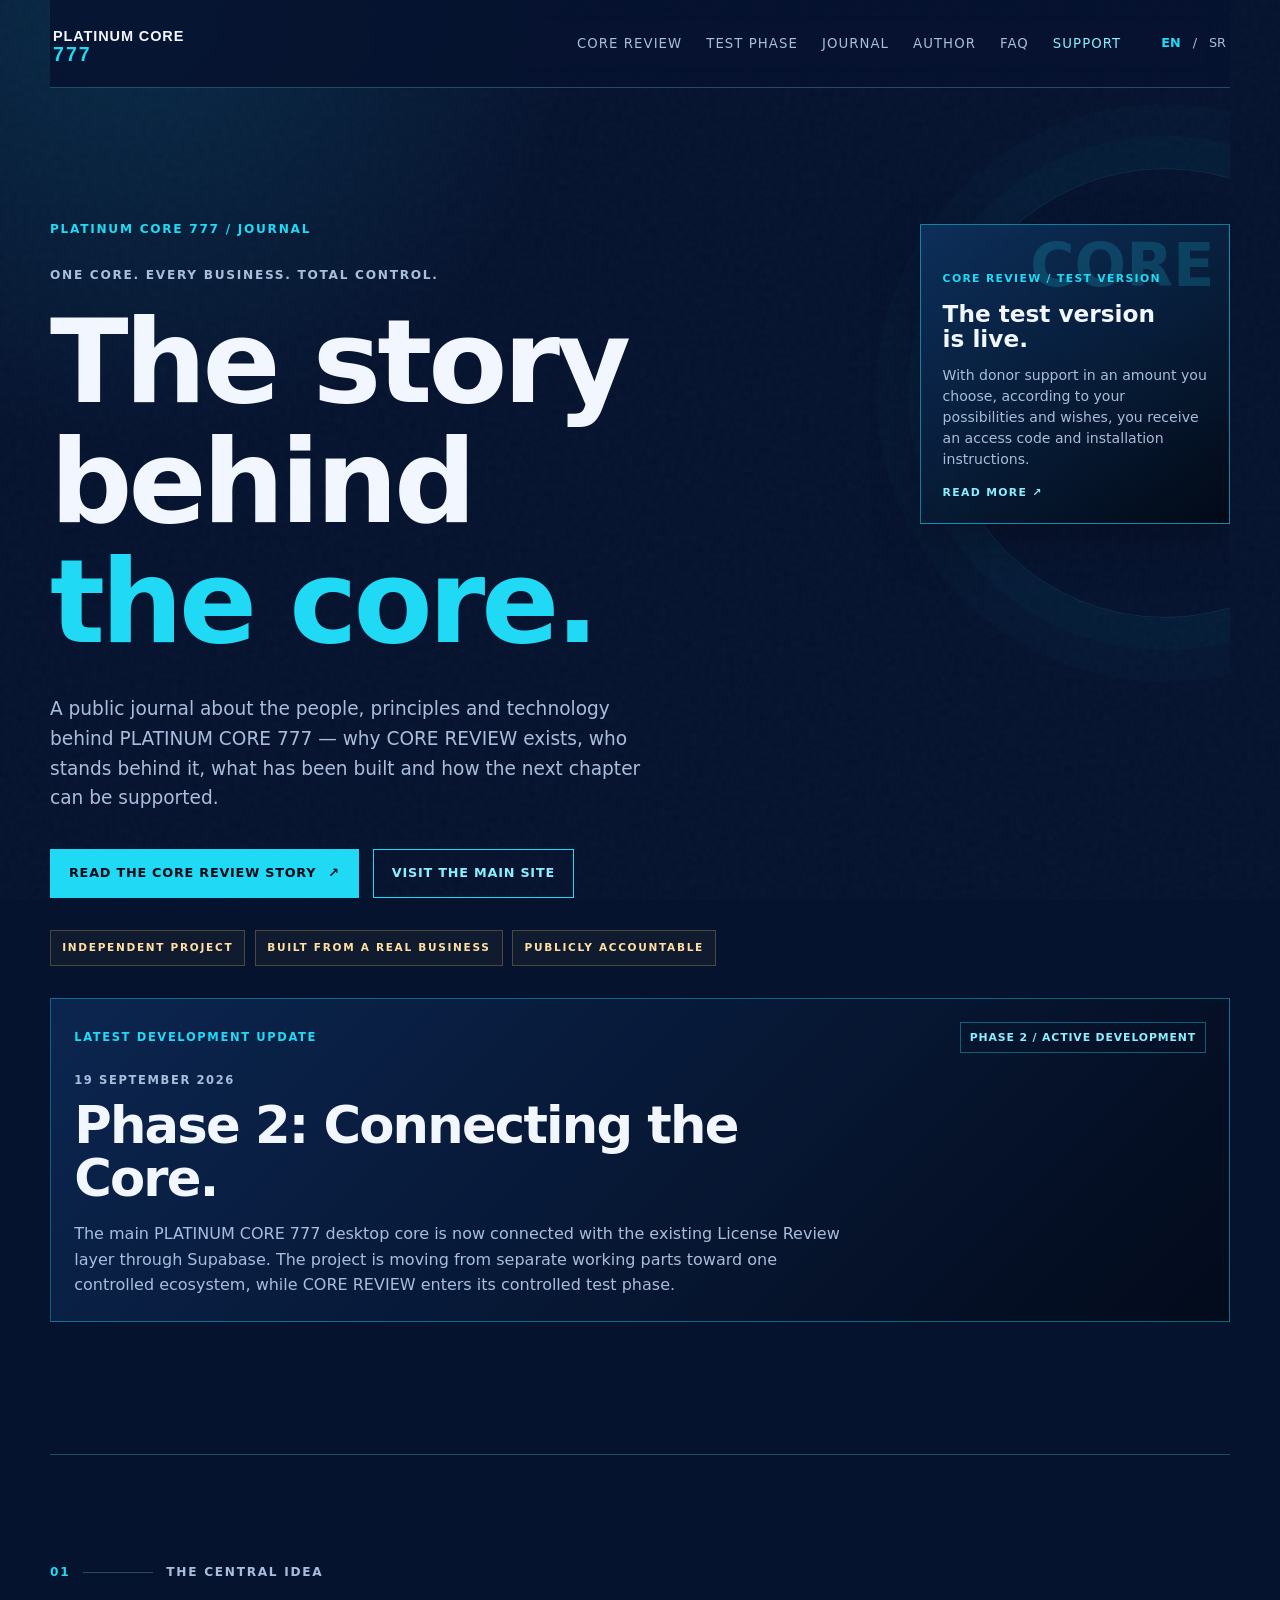
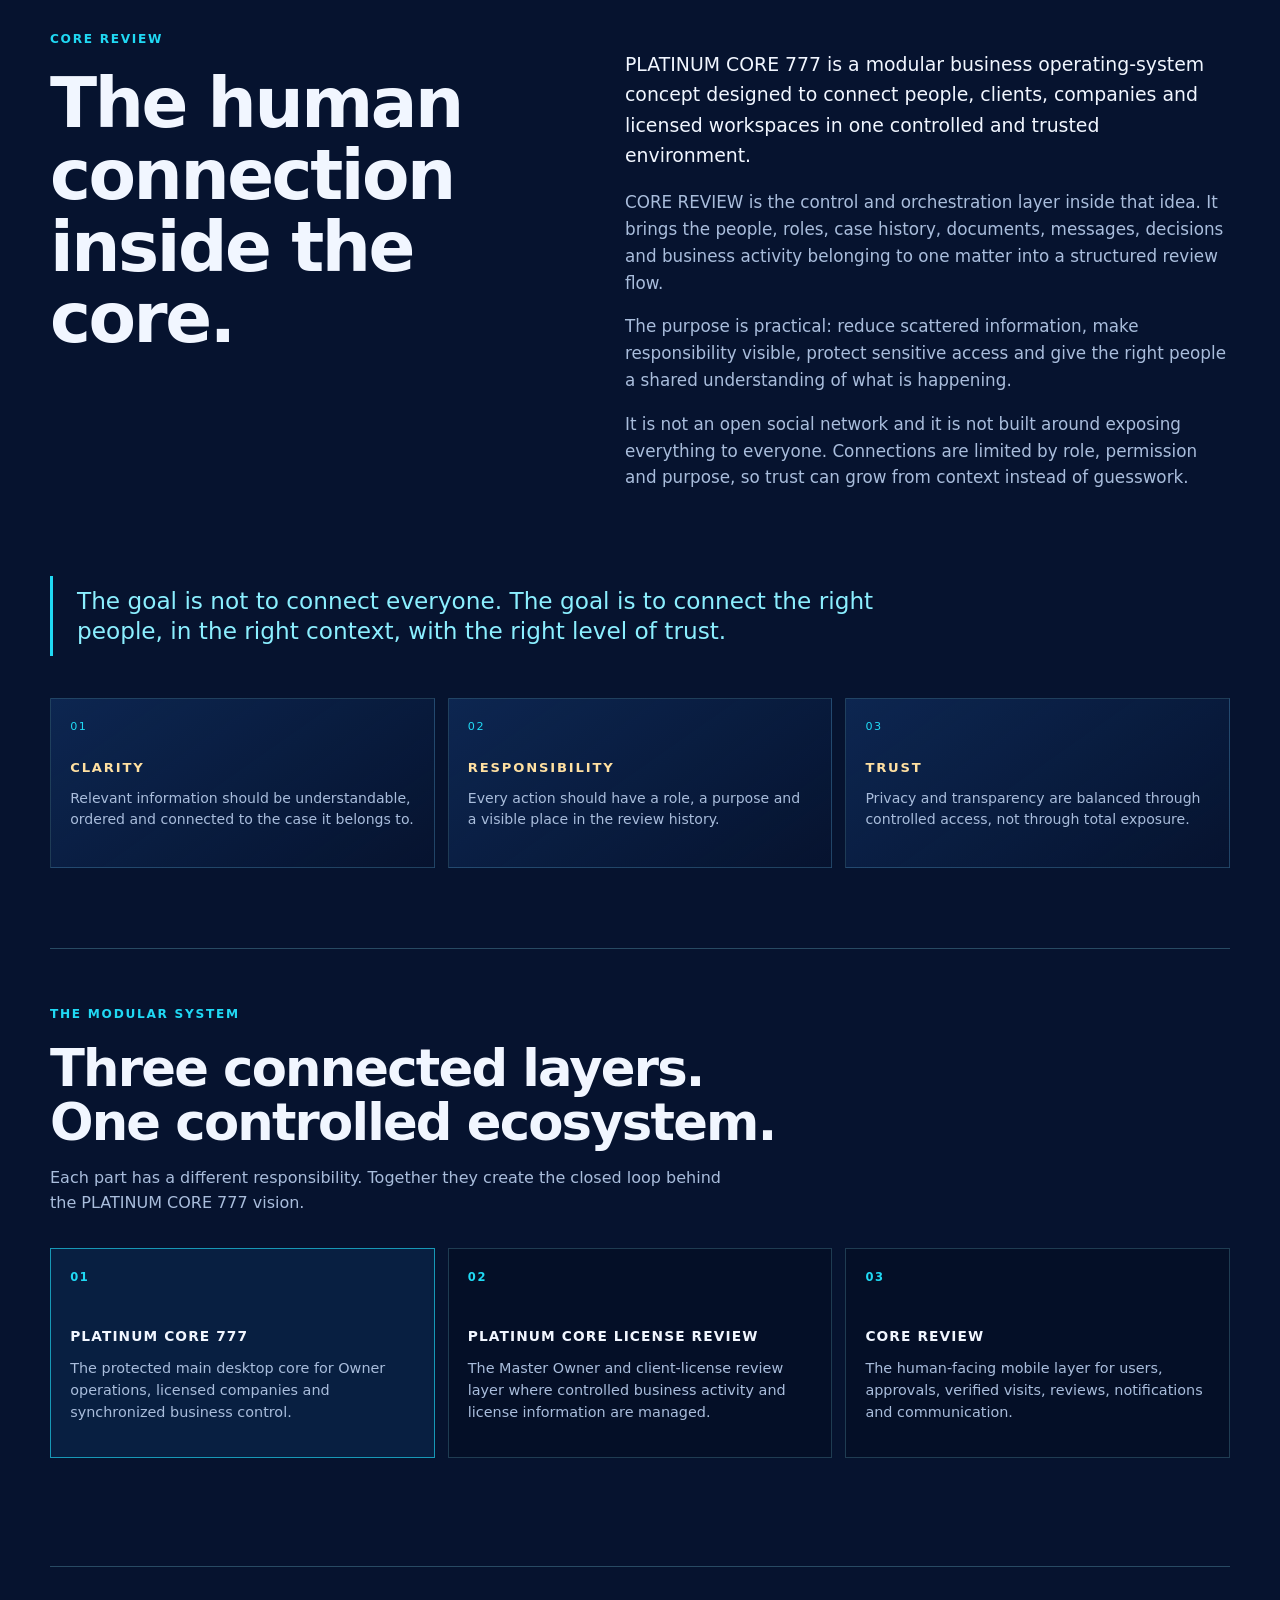
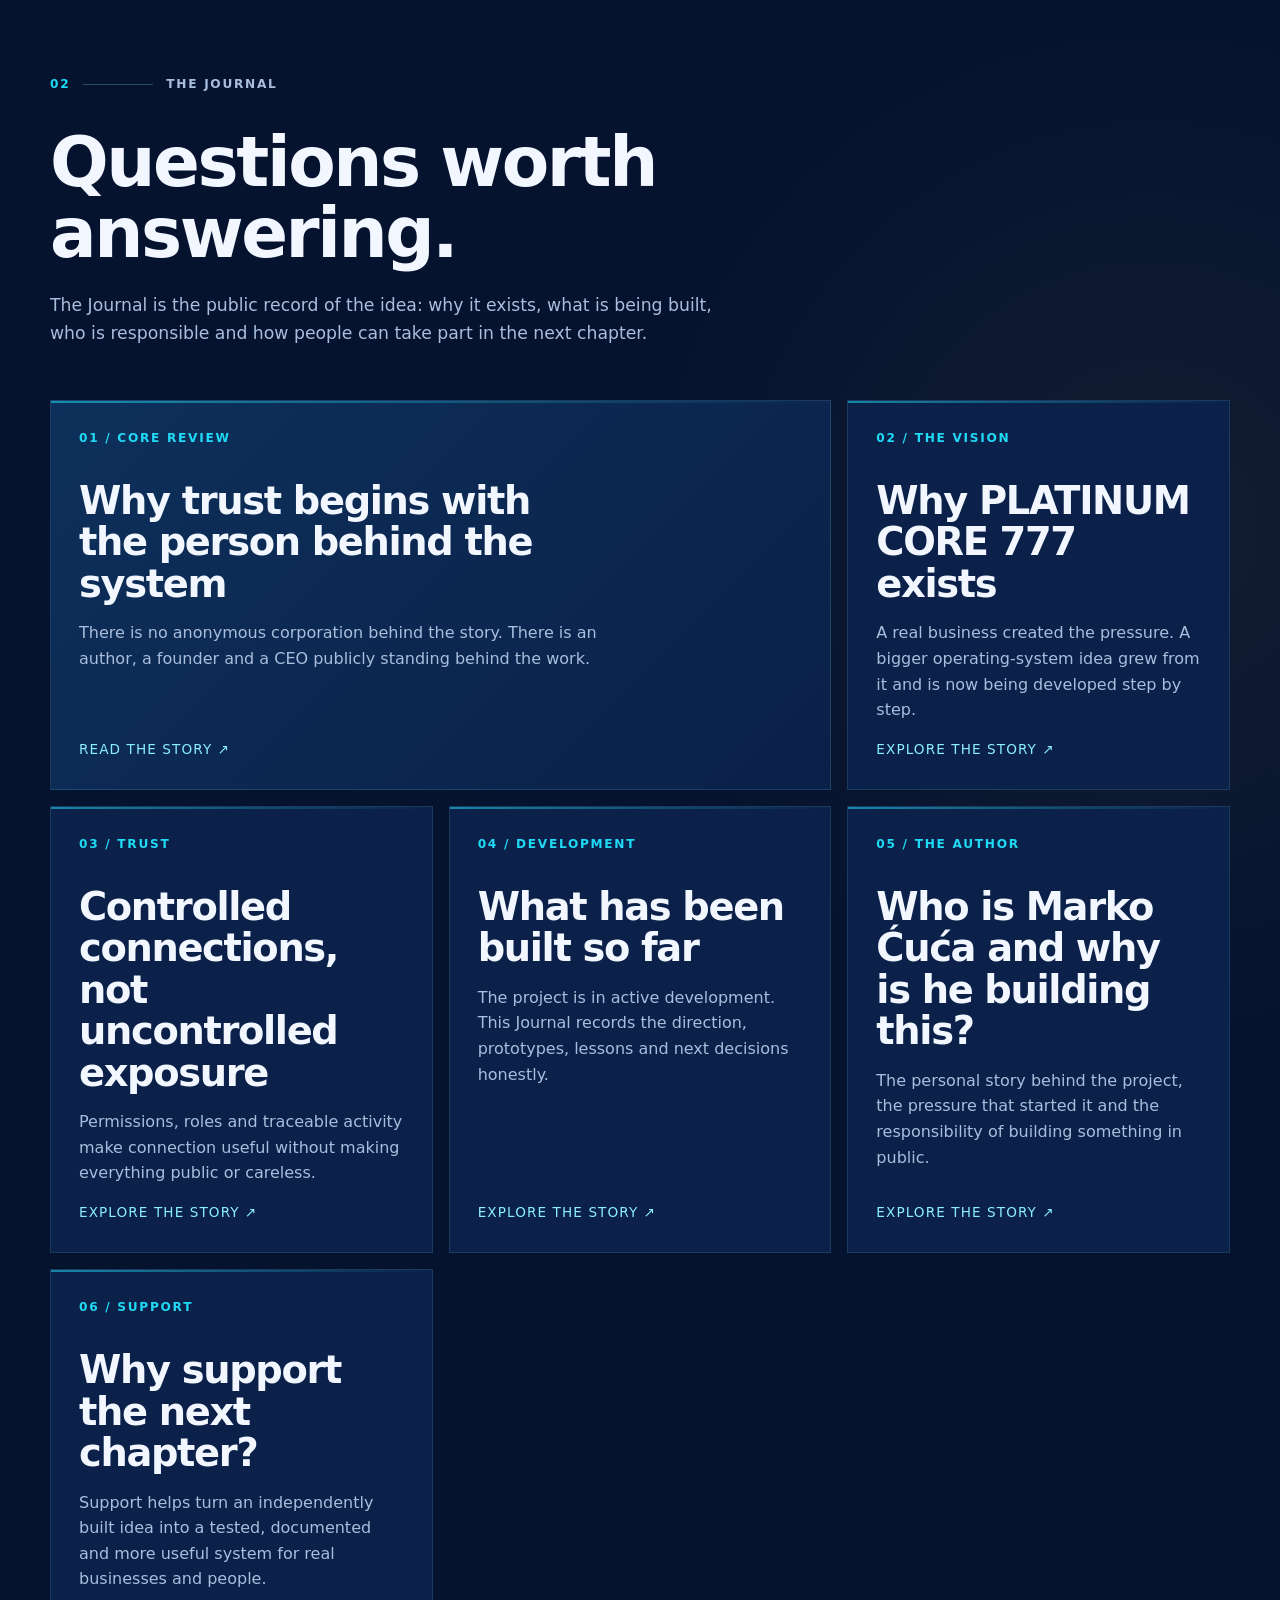
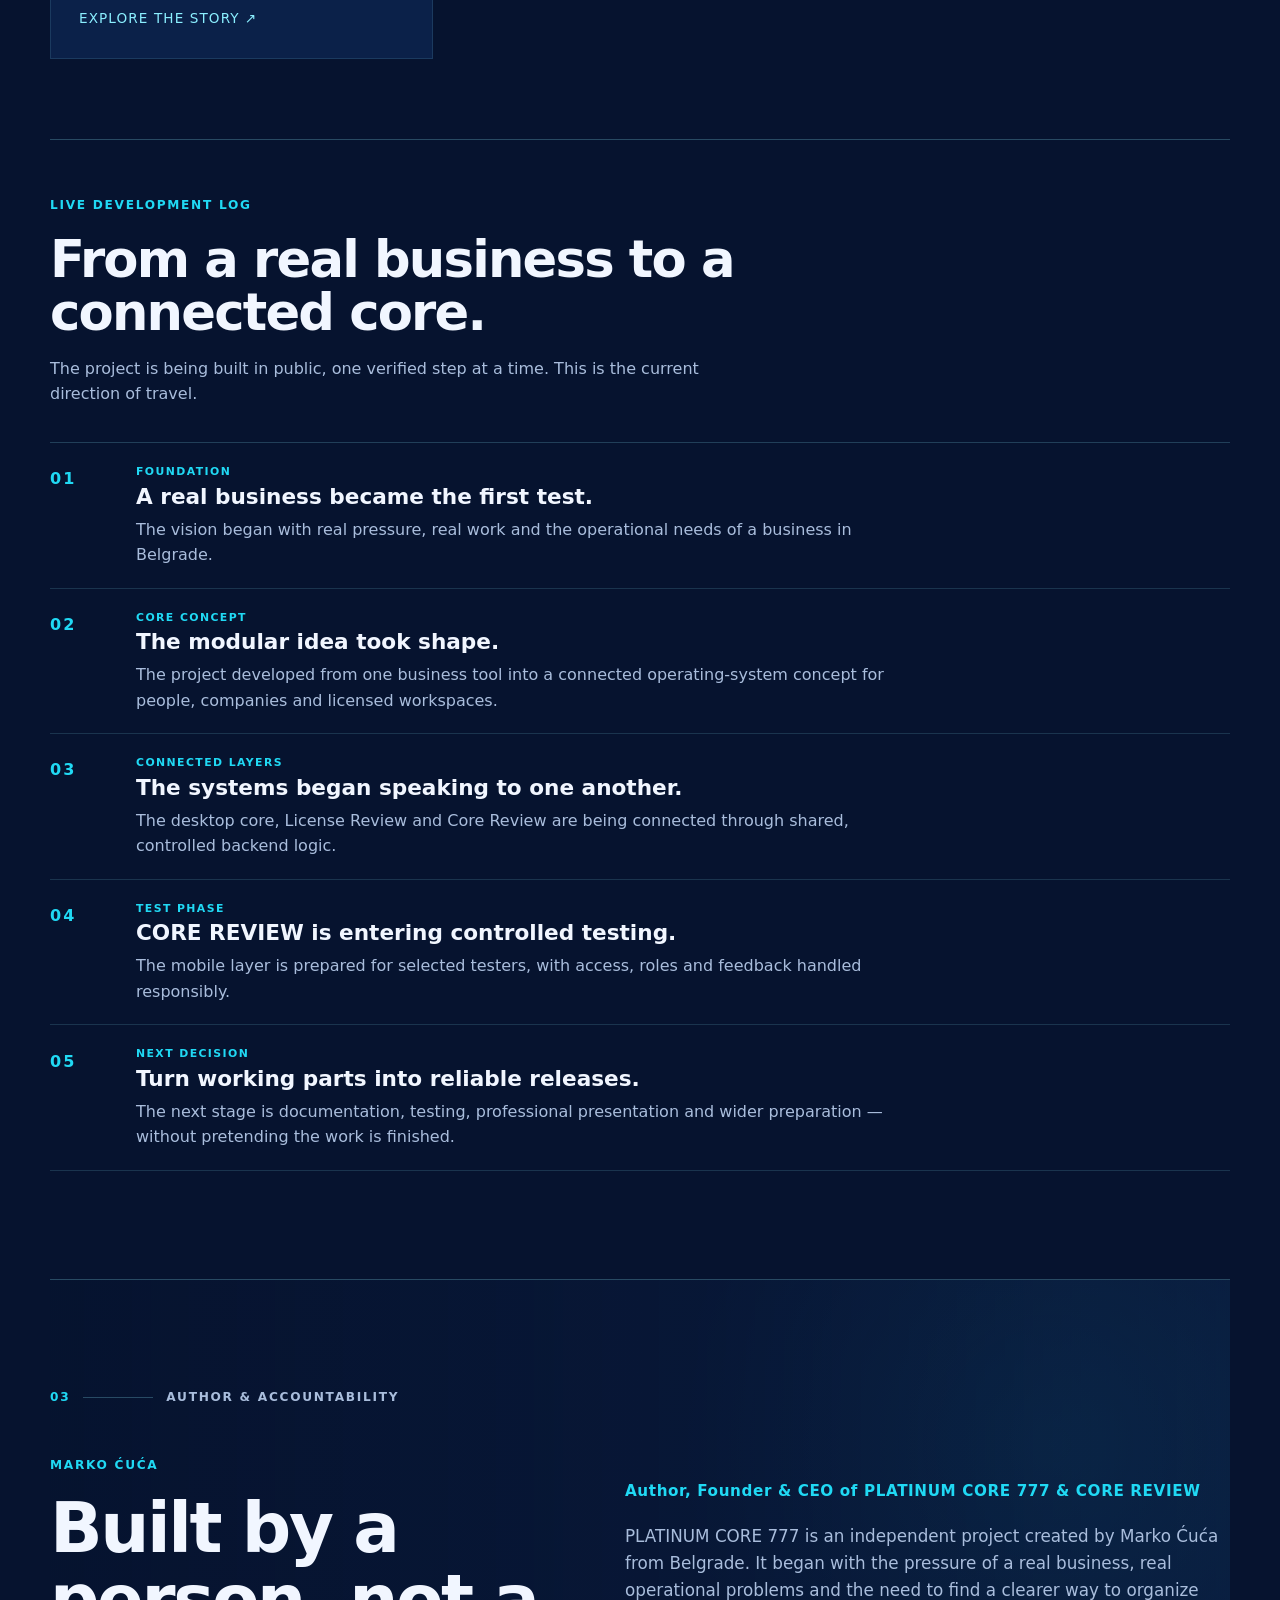
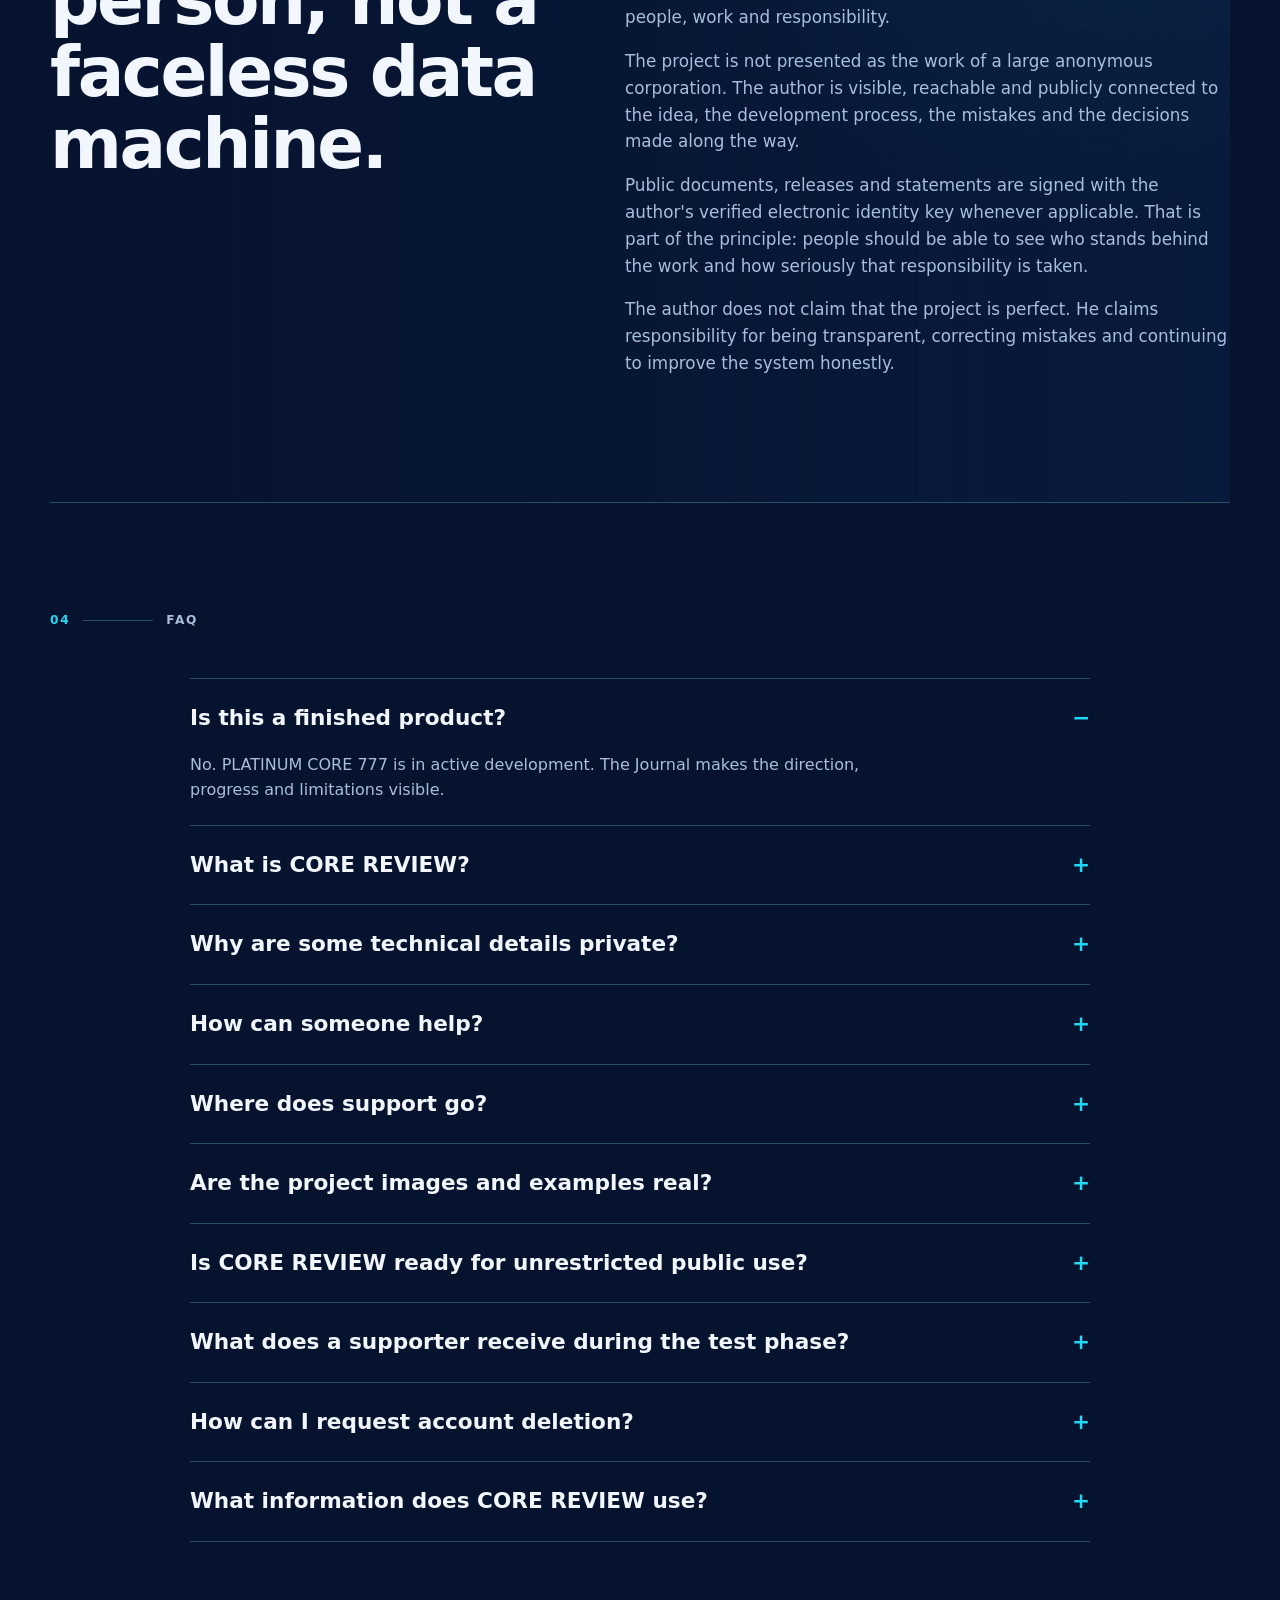
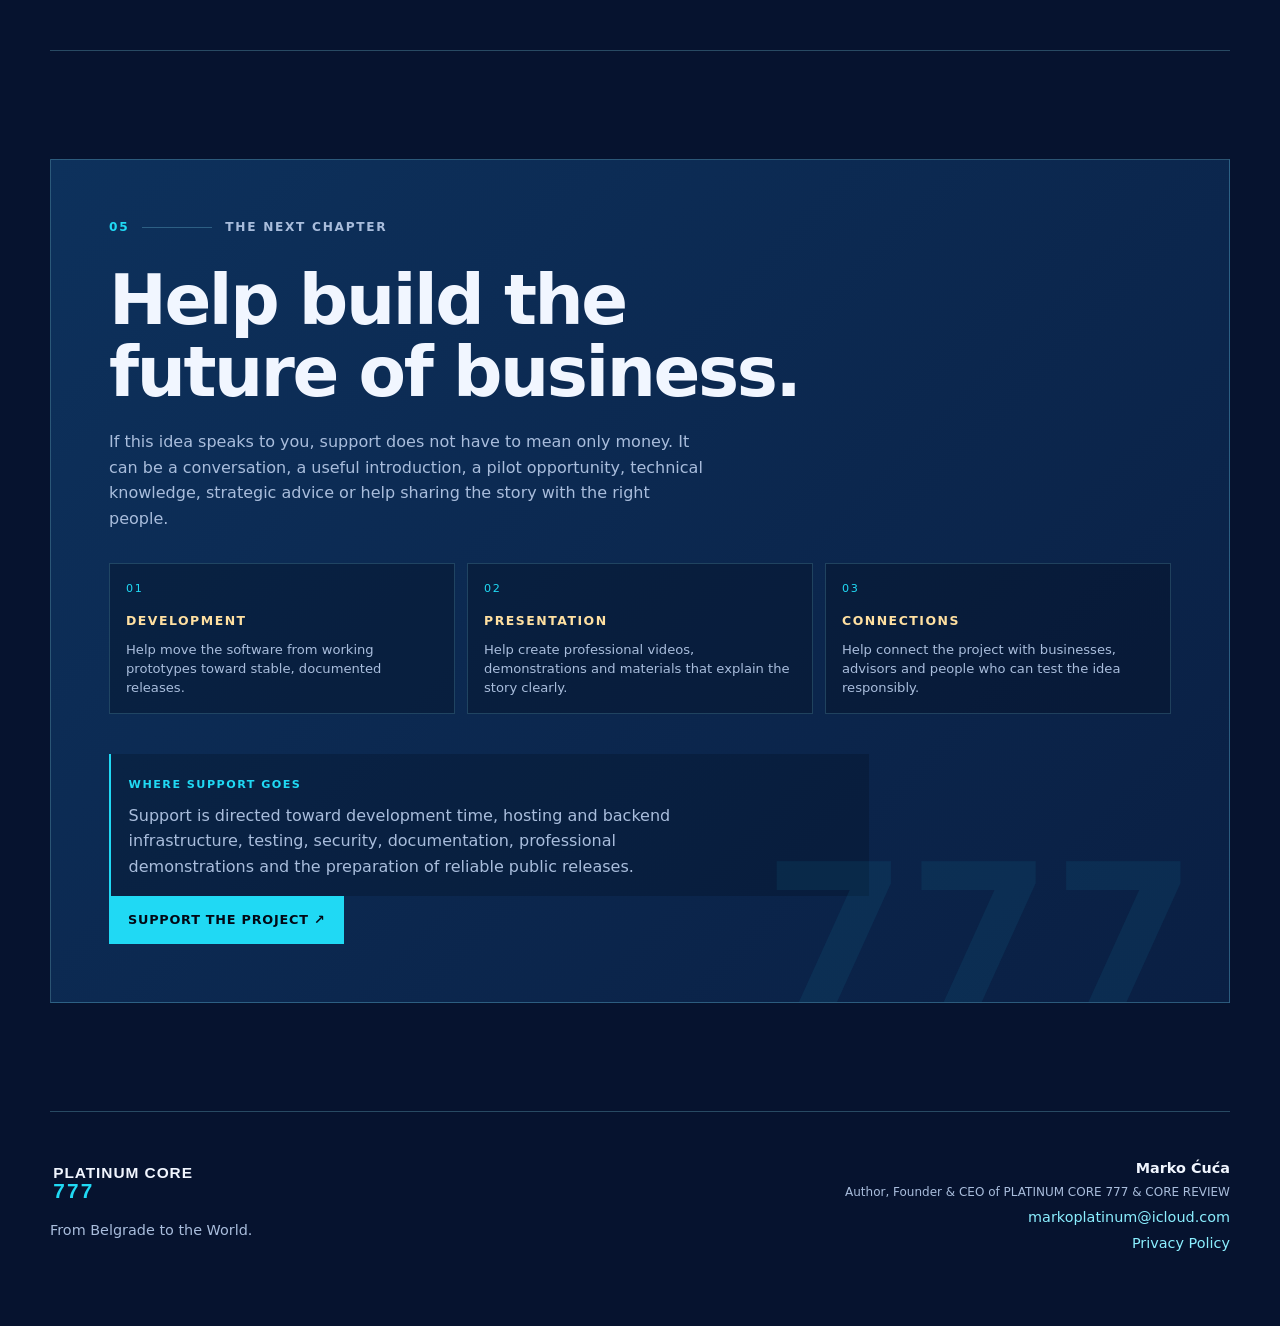
<file: index.html>
<!doctype html>
<html lang="en">
  <head>
    <meta charset="UTF-8" />
    <meta name="viewport" content="width=device-width, initial-scale=1.0" />
    <meta name="theme-color" content="#06132f" />
    <meta name="description" content="The PLATINUM CORE 777 Journal — the story of CORE REVIEW, trusted connections and one independent author building a different kind of business software." />
    <title>PLATINUM CORE 777 Journal</title>
    <link rel="icon" type="image/svg+xml" href="assets/platinum-core-777-logo.svg" />
    <link rel="apple-touch-icon" href="assets/platinum-core-777-logo.svg" />
    <link rel="stylesheet" href="styles.css?v=20260918-2" />
    <script src="script.js?v=20260918-1" defer></script>
  </head>
  <body>
    <div class="grain" aria-hidden="true"></div>
    <header class="site-header">
      <a class="brand" href="https://platinumcore777.com/" aria-label="PLATINUM CORE 777 home">
        <img src="assets/platinum-core-777-logo.svg" alt="PLATINUM CORE 777" />
      </a>
      <nav class="nav" aria-label="Journal navigation">
        <a href="#core-review" data-i18n="navCore">Core Review</a>
        <a href="test-phase.html" data-i18n="navTest">Test Phase</a>
        <a href="#journal" data-i18n="navJournal">Journal</a>
        <a href="#accountability" data-i18n="navAuthor">Author</a>
        <a href="#faq" data-i18n="navFaq">FAQ</a>
        <a class="nav-support" href="https://platinumcore777.com/#support" data-i18n="navSupport">Support</a>
      </nav>
      <div class="language-switch" role="group" aria-label="Language">
        <button class="lang is-active" type="button" data-language="en" aria-pressed="true">EN</button>
        <span>/</span>
        <button class="lang" type="button" data-language="sr" aria-pressed="false">SR</button>
      </div>
    </header>

    <main>
      <section class="hero shell">
        <p class="eyebrow">PLATINUM CORE 777 / JOURNAL</p>
        <p class="status">ONE CORE. EVERY BUSINESS. TOTAL CONTROL.</p>
        <h1 data-i18n="heroTitle">The story behind<br /><em>the core.</em></h1>
        <p class="hero-copy" data-i18n="heroCopy">
          A public journal about the people, principles and technology behind PLATINUM CORE 777 — why CORE REVIEW exists, who stands behind it, what has been built and how the next chapter can be supported.
        </p>
        <div class="hero-actions">
          <a class="button button-primary" href="#core-review" data-i18n="heroButton">Read the Core Review story <span>↗</span></a>
          <a class="button button-ghost" href="https://platinumcore777.com/" data-i18n="homeButton">Visit the main site</a>
        </div>
        <a class="hero-core-card" href="test-phase.html" aria-label="Core Review test version">
          <span class="hero-core-card__eyebrow" data-i18n="coreReviewTestEyebrow">CORE REVIEW / TESTNA VERZIJA</span>
          <strong data-i18n="coreReviewTestTitle">Testna verzija je objavljena.</strong>
          <span class="hero-core-card__copy" data-i18n="coreReviewTestCopy">Uz donatorsku podršku u iznosu koji sami odredite, u skladu sa svojim mogućnostima i željama, dobijate pristupni kod i instrukcije za instalaciju.</span>
          <span class="hero-core-card__link" data-i18n="coreReviewTestLink">Pročitaj više ↗</span>
        </a>
        <div class="hero-facts" aria-label="Project facts">
          <span data-i18n="heroFact1">INDEPENDENT PROJECT</span>
          <span data-i18n="heroFact2">BUILT FROM A REAL BUSINESS</span>
          <span data-i18n="heroFact3">PUBLICLY ACCOUNTABLE</span>
        </div>
        <div class="journal-update-card">
          <div class="journal-update-card__top">
            <span class="journal-update-card__label" data-i18n="latestUpdateLabel">LATEST DEVELOPMENT UPDATE</span>
            <span class="journal-update-card__status" data-i18n="latestUpdateStatus">PHASE 2 / ACTIVE DEVELOPMENT</span>
          </div>
          <p class="journal-update-card__date" data-i18n="latestUpdateDate">19 SEPTEMBER 2026</p>
          <h2 data-i18n="latestUpdateTitle">Phase 2: Connecting the Core.</h2>
          <p data-i18n="latestUpdateCopy">The main PLATINUM CORE 777 desktop core is now connected with the existing License Review layer through Supabase. The project is moving from separate working parts toward one controlled ecosystem, while CORE REVIEW enters its controlled test phase.</p>
        </div>
      </section>

      <section id="core-review" class="feature shell">
        <div class="section-label"><span>01</span><i></i><span data-i18n="featureLabel">THE CENTRAL IDEA</span></div>
        <div class="feature-grid">
          <div>
            <p class="kicker">CORE REVIEW</p>
            <h2 data-i18n="featureTitle">The human connection inside the core.</h2>
          </div>
          <div class="feature-copy" data-i18n-html="featureBody">
            <p>PLATINUM CORE 777 is a modular business operating-system concept designed to connect people, clients, companies and licensed workspaces in one controlled and trusted environment.</p>
            <p>CORE REVIEW is the control and orchestration layer inside that idea. It brings the people, roles, case history, documents, messages, decisions and business activity belonging to one matter into a structured review flow.</p>
            <p>The purpose is practical: reduce scattered information, make responsibility visible, protect sensitive access and give the right people a shared understanding of what is happening.</p>
            <p>It is not an open social network and it is not built around exposing everything to everyone. Connections are limited by role, permission and purpose, so trust can grow from context instead of guesswork.</p>
          </div>
        </div>
        <div class="feature-quote" data-i18n="featureQuote">The goal is not to connect everyone. The goal is to connect the right people, in the right context, with the right level of trust.</div>
        <div class="principles-grid">
          <article class="principle-card">
            <span>01</span>
            <strong data-i18n="principle1Title">CLARITY</strong>
            <p data-i18n="principle1Copy">Relevant information should be understandable, ordered and connected to the case it belongs to.</p>
          </article>
          <article class="principle-card">
            <span>02</span>
            <strong data-i18n="principle2Title">RESPONSIBILITY</strong>
            <p data-i18n="principle2Copy">Every action should have a role, a purpose and a visible place in the review history.</p>
          </article>
          <article class="principle-card">
            <span>03</span>
            <strong data-i18n="principle3Title">TRUST</strong>
            <p data-i18n="principle3Copy">Privacy and transparency are balanced through controlled access, not through total exposure.</p>
          </article>
        </div>
        <div class="system-map">
          <div class="system-map__heading">
            <p class="kicker" data-i18n="systemMapKicker">THE MODULAR SYSTEM</p>
            <h3 data-i18n="systemMapTitle">Three connected layers. One controlled ecosystem.</h3>
            <p data-i18n="systemMapCopy">Each part has a different responsibility. Together they create the closed loop behind the PLATINUM CORE 777 vision.</p>
          </div>
          <div class="system-map__grid">
            <article class="system-layer system-layer--core">
              <span>01</span>
              <strong data-i18n="systemLayer1Title">PLATINUM CORE 777</strong>
              <p data-i18n="systemLayer1Copy">The protected main desktop core for Owner operations, licensed companies and synchronized business control.</p>
            </article>
            <article class="system-layer">
              <span>02</span>
              <strong data-i18n="systemLayer2Title">PLATINUM CORE LICENSE REVIEW</strong>
              <p data-i18n="systemLayer2Copy">The Master Owner and client-license review layer where controlled business activity and license information are managed.</p>
            </article>
            <article class="system-layer">
              <span>03</span>
              <strong data-i18n="systemLayer3Title">CORE REVIEW</strong>
              <p data-i18n="systemLayer3Copy">The human-facing mobile layer for users, approvals, verified visits, reviews, notifications and communication.</p>
            </article>
          </div>
        </div>
      </section>

      <section id="journal" class="journal shell">
        <div class="section-heading">
          <div class="section-label"><span>02</span><i></i><span data-i18n="journalLabel">THE JOURNAL</span></div>
          <h2 data-i18n="journalTitle">Questions worth answering.</h2>
          <p data-i18n="journalIntro">The Journal explains why the project exists, what is being built and how people can take part in the next chapter.</p>
        </div>
        <div class="article-grid">
          <article class="article-card article-card-featured">
            <p class="card-number">01 / CORE REVIEW</p>
            <h3 data-i18n="article1Title">Why trust begins with the person behind the system</h3>
            <p data-i18n="article1Copy">There is no anonymous corporation behind the story. There is an author, a founder and a CEO publicly standing behind the work.</p>
            <a href="#accountability" data-i18n="readArticle">Read the story ↗</a>
          </article>
          <article class="article-card">
            <p class="card-number">02 / THE VISION</p>
            <h3 data-i18n="article2Title">Why PLATINUM CORE 777 exists</h3>
            <p data-i18n="article2Copy">A real business created the pressure. A bigger operating-system idea grew from it and is now being developed step by step.</p>
            <a href="#core-review" data-i18n="readMore">Explore the questions ↗</a>
          </article>
          <article class="article-card">
            <p class="card-number">03 / TRUST</p>
            <h3 data-i18n="article3Title">Controlled connections, not uncontrolled exposure</h3>
            <p data-i18n="article3Copy">Permissions, roles and traceable activity make connection useful without making everything public or careless.</p>
            <a href="#core-review" data-i18n="readMore">Read the principle ↗</a>
          </article>
          <article class="article-card">
            <p class="card-number">04 / DEVELOPMENT</p>
            <h3 data-i18n="article4Title">What has been built so far</h3>
            <p data-i18n="article4Copy">The project is in active development. This Journal records the direction, prototypes, lessons and next decisions honestly.</p>
            <a href="#support" data-i18n="readMore">See the next chapter ↗</a>
          </article>
          <article class="article-card">
            <p class="card-number">05 / THE AUTHOR</p>
            <h3 data-i18n="article5Title">Who is Marko Ćuća and why is he building this?</h3>
            <p data-i18n="article5Copy">The personal story behind the project, the pressure that started it and the responsibility of building something in public.</p>
            <a href="#accountability" data-i18n="readMore">Meet the author ↗</a>
          </article>
          <article class="article-card">
            <p class="card-number">06 / SUPPORT</p>
            <h3 data-i18n="article6Title">Why support the next chapter?</h3>
            <p data-i18n="article6Copy">Support helps turn an independently built idea into a tested, documented and more useful system for real businesses and people.</p>
            <a href="#support" data-i18n="readMore">See how to help ↗</a>
          </article>
        </div>
        <div class="development-log">
          <div class="development-log__heading">
            <p class="kicker" data-i18n="developmentLogKicker">LIVE DEVELOPMENT LOG</p>
            <h3 data-i18n="developmentLogTitle">From a real business to a connected core.</h3>
            <p data-i18n="developmentLogCopy">The project is being built in public, one verified step at a time. This is the current direction of travel.</p>
          </div>
          <div class="development-log__list">
            <article class="log-entry">
              <span class="log-entry__number">01</span>
              <div><p class="log-entry__label" data-i18n="log1Label">FOUNDATION</p><h4 data-i18n="log1Title">A real business became the first test.</h4><p data-i18n="log1Copy">The vision began with real pressure, real work and the operational needs of a business in Belgrade.</p></div>
            </article>
            <article class="log-entry">
              <span class="log-entry__number">02</span>
              <div><p class="log-entry__label" data-i18n="log2Label">CORE CONCEPT</p><h4 data-i18n="log2Title">The modular idea took shape.</h4><p data-i18n="log2Copy">The project developed from one business tool into a connected operating-system concept for people, companies and licensed workspaces.</p></div>
            </article>
            <article class="log-entry">
              <span class="log-entry__number">03</span>
              <div><p class="log-entry__label" data-i18n="log3Label">CONNECTED LAYERS</p><h4 data-i18n="log3Title">The systems began speaking to one another.</h4><p data-i18n="log3Copy">The desktop core, License Review and Core Review are being connected through shared, controlled backend logic.</p></div>
            </article>
            <article class="log-entry">
              <span class="log-entry__number">04</span>
              <div><p class="log-entry__label" data-i18n="log4Label">TEST PHASE</p><h4 data-i18n="log4Title">CORE REVIEW is entering controlled testing.</h4><p data-i18n="log4Copy">The mobile layer is prepared for selected testers, with access, roles and feedback handled responsibly.</p></div>
            </article>
            <article class="log-entry">
              <span class="log-entry__number">05</span>
              <div><p class="log-entry__label" data-i18n="log5Label">NEXT DECISION</p><h4 data-i18n="log5Title">Turn working parts into reliable releases.</h4><p data-i18n="log5Copy">The next stage is documentation, testing, professional presentation and wider preparation — without pretending the work is finished.</p></div>
            </article>
          </div>
        </div>
      </section>

      <section id="accountability" class="accountability shell">
        <div class="section-label"><span>03</span><i></i><span data-i18n="accountabilityLabel">AUTHOR &amp; ACCOUNTABILITY</span></div>
        <div class="accountability-grid">
          <div>
            <p class="kicker">MARKO ĆUĆA</p>
            <h2 data-i18n="accountabilityTitle">Built by a person, not a faceless data machine.</h2>
          </div>
          <div class="accountability-copy" data-i18n-html="accountabilityBody">
            <p><strong>Author, Founder &amp; CEO of PLATINUM CORE 777 &amp; CORE REVIEW</strong></p>
            <p>PLATINUM CORE 777 is an independent project created by Marko Ćuća from Belgrade. It began with the pressure of a real business, real operational problems and the need to find a clearer way to organize people, work and responsibility.</p>
            <p>The project is not presented as the work of a large anonymous corporation. The author is visible, reachable and publicly connected to the idea, the development process, the mistakes and the decisions made along the way.</p>
            <p>Public documents, releases and statements are signed with the author's verified electronic identity key whenever applicable. That is part of the principle: people should be able to see who stands behind the work and how seriously that responsibility is taken.</p>
            <p>The author does not claim that the project is perfect. He claims responsibility for being transparent, correcting mistakes and continuing to improve the system honestly.</p>
          </div>
        </div>
      </section>

      <section id="faq" class="faq shell">
        <div class="section-label"><span>04</span><i></i><span>FAQ</span></div>
        <div class="faq-list">
          <details open><summary data-i18n="faq1Q">Is this a finished product?</summary><p data-i18n="faq1A">No. PLATINUM CORE 777 is in active development. The Journal makes the direction, progress and limitations visible.</p></details>
          <details><summary data-i18n="faq2Q">What is CORE REVIEW?</summary><p data-i18n="faq2A">CORE REVIEW is the control and orchestration module that connects people, roles, cases, documents, messages and evidence into a verifiable review flow.</p></details>
          <details><summary data-i18n="faq3Q">Why are some technical details private?</summary><p data-i18n="faq3A">The public story explains the purpose and principles. Sensitive architecture, code and security details are shared only when it is responsible to do so.</p></details>
          <details><summary data-i18n="faq4Q">How can someone help?</summary><p data-i18n="faq4A">People can share the story, offer technical or strategic support, suggest a pilot, contact the author or support the next stage of development.</p></details>
          <details><summary data-i18n="faq5Q">Where does support go?</summary><p data-i18n="faq5A">Support is intended for development time, testing, documentation, professional presentation materials, infrastructure and the practical work required to move the project from prototypes toward reliable releases.</p></details>
          <details><summary data-i18n="faq6Q">Are the project images and examples real?</summary><p data-i18n="faq6A">The project story is based on real work and a real business. Some early presentation images are AI visualisations used to communicate the idea while resources for professional production are still being built.</p></details>
          <details><summary data-i18n="faq7Q">Is CORE REVIEW ready for unrestricted public use?</summary><p data-i18n="faq7A">No. The current release is a controlled test version. Access is limited so that the system, roles, communication and feedback can be reviewed responsibly.</p></details>
          <details><summary data-i18n="faq8Q">What does a supporter receive during the test phase?</summary><p data-i18n="faq8A">When access is available, a supporter may receive an access code and installation instructions for the controlled test version. This is not a promise of a finished commercial product.</p></details>
          <details><summary data-i18n="faq9Q">How can I request account deletion?</summary><p data-i18n="faq9A">Users can request deletion from the app where available, or contact the project at markoplatinum@icloud.com. The external privacy page explains the process in more detail.</p></details>
          <details><summary data-i18n="faq10Q">What information does CORE REVIEW use?</summary><p data-i18n="faq10A">Depending on the feature, CORE REVIEW may use account and profile details, approval information, verified visit information, reviews, notes and notifications needed to provide the service.</p></details>
        </div>
      </section>

      <section id="support" class="support shell">
        <div class="support-panel">
          <div class="section-label"><span>05</span><i></i><span data-i18n="supportLabel">THE NEXT CHAPTER</span></div>
          <h2 data-i18n="supportTitle">Help build the future of business.</h2>
          <p data-i18n="supportCopy">If this idea speaks to you, support does not have to mean only money. It can be a conversation, a useful introduction, a pilot opportunity, technical knowledge, strategic advice or help sharing the story with the right people.</p>
          <div class="support-grid">
            <div class="support-point">
              <span>01</span>
              <strong data-i18n="supportPoint1Title">DEVELOPMENT</strong>
              <p data-i18n="supportPoint1Copy">Help move the software from working prototypes toward stable, documented releases.</p>
            </div>
            <div class="support-point">
              <span>02</span>
              <strong data-i18n="supportPoint2Title">PRESENTATION</strong>
              <p data-i18n="supportPoint2Copy">Help create professional videos, demonstrations and materials that explain the story clearly.</p>
            </div>
            <div class="support-point">
              <span>03</span>
              <strong data-i18n="supportPoint3Title">CONNECTIONS</strong>
              <p data-i18n="supportPoint3Copy">Help connect the project with businesses, advisors and people who can test the idea responsibly.</p>
            </div>
          </div>
          <div class="support-transparency">
            <span class="support-transparency__label" data-i18n="supportTransparencyLabel">WHERE SUPPORT GOES</span>
            <p data-i18n="supportTransparencyCopy">Support is directed toward development time, hosting and backend infrastructure, testing, security, documentation, professional demonstrations and the preparation of reliable public releases.</p>
          </div>
          <a class="button button-primary" href="https://platinumcore777.com/#support" data-i18n="supportButton">Support the Project ↗</a>
        </div>
      </section>
    </main>

    <footer class="footer shell">
      <div>
        <p class="footer-brand"><img src="assets/platinum-core-777-logo.svg" alt="PLATINUM CORE 777" /></p>
        <p data-i18n="footerLine">From Belgrade to the World.</p>
      </div>
      <div class="footer-author">
        <strong>Marko Ćuća</strong>
        <span>Author, Founder &amp; CEO of PLATINUM CORE 777 &amp; CORE REVIEW</span>
        <a href="mailto:markoplatinum@icloud.com">markoplatinum@icloud.com</a>
        <a href="privacy-policy.html">Privacy Policy</a>
      </div>
    </footer>
  </body>
</html>
</file>
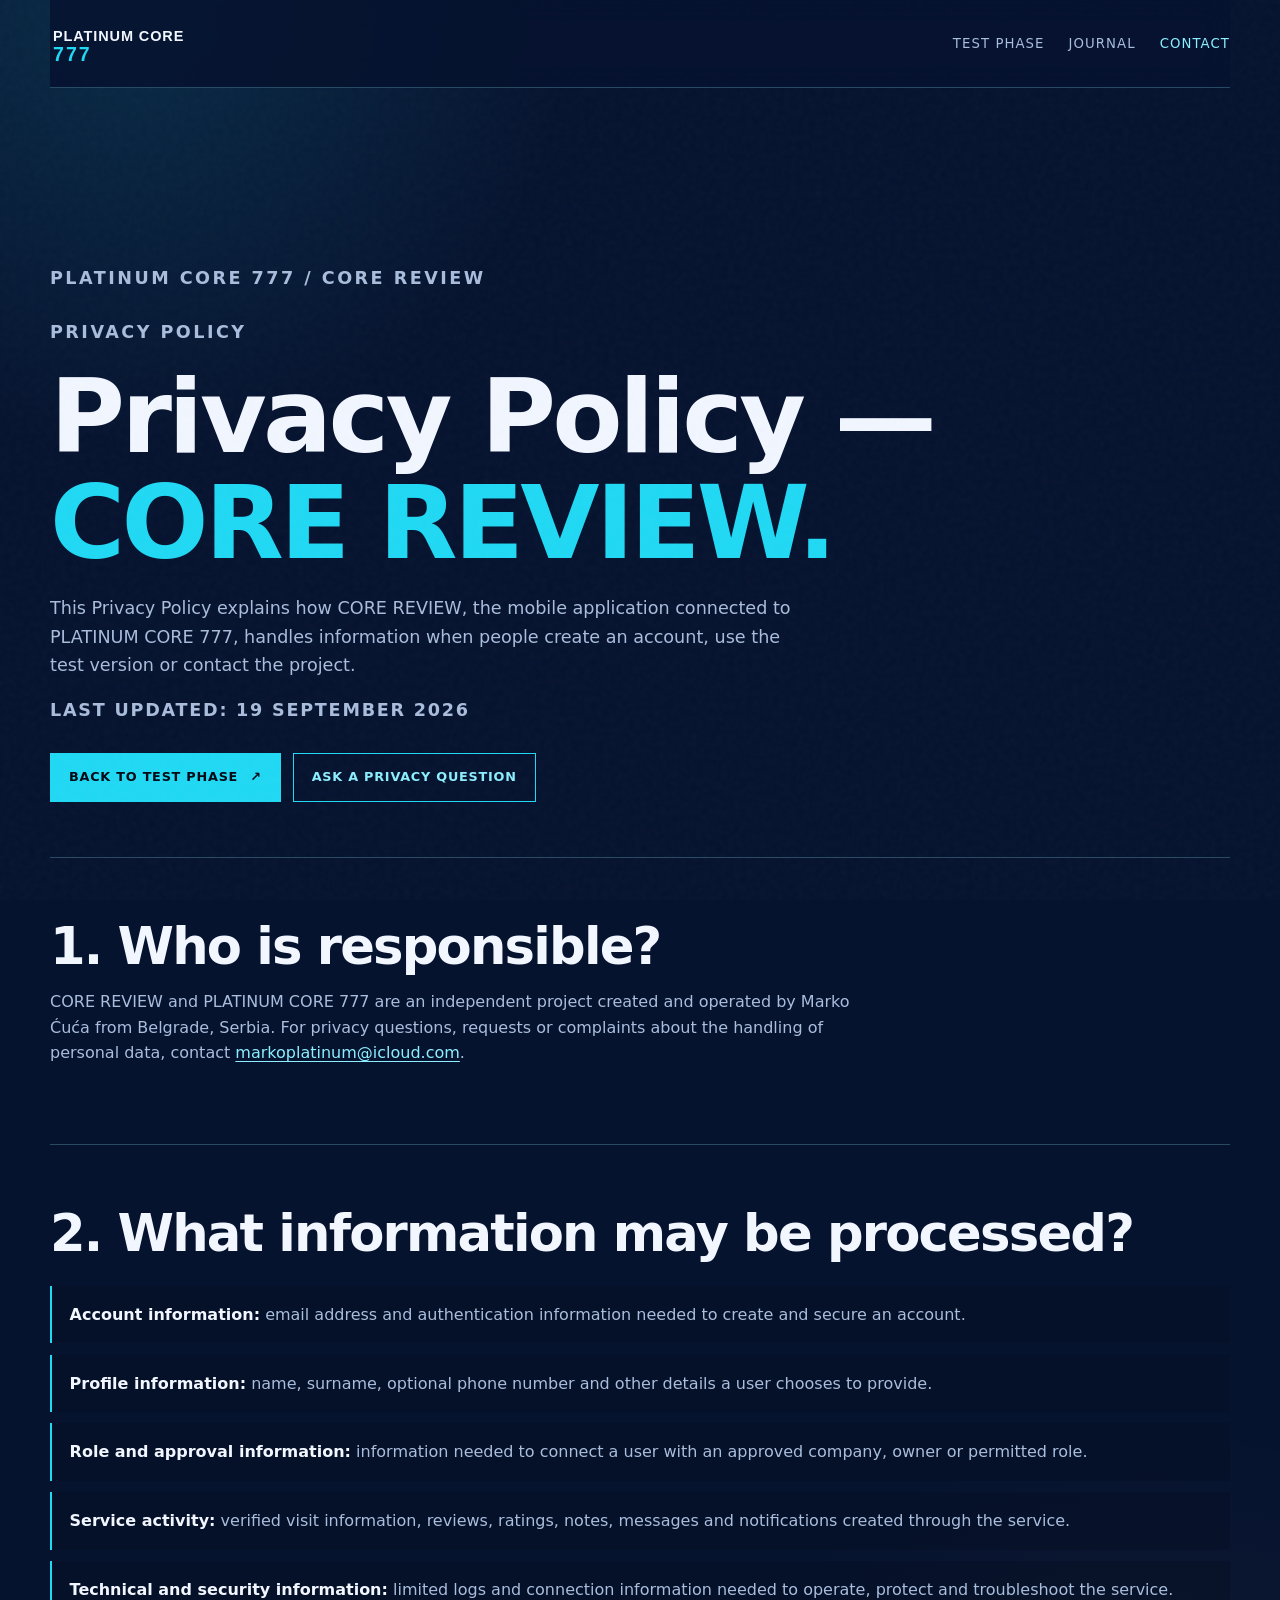
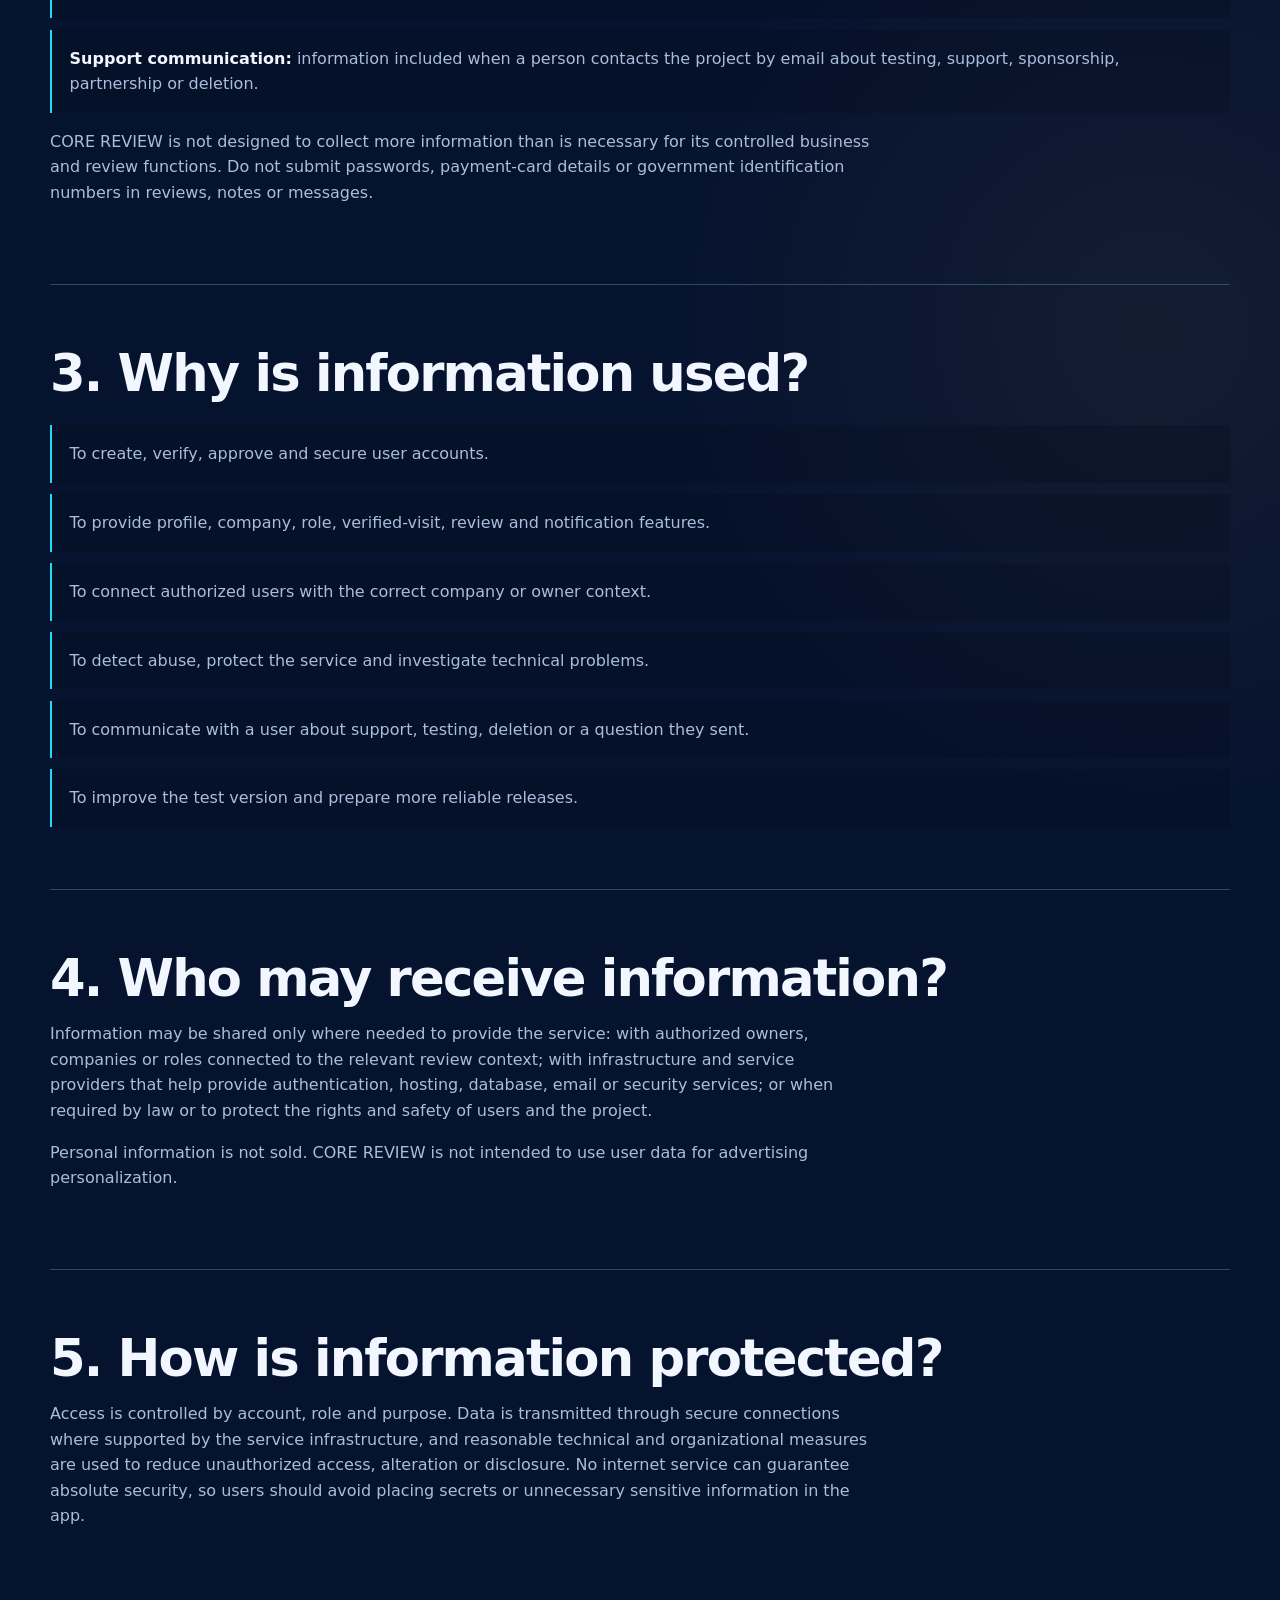
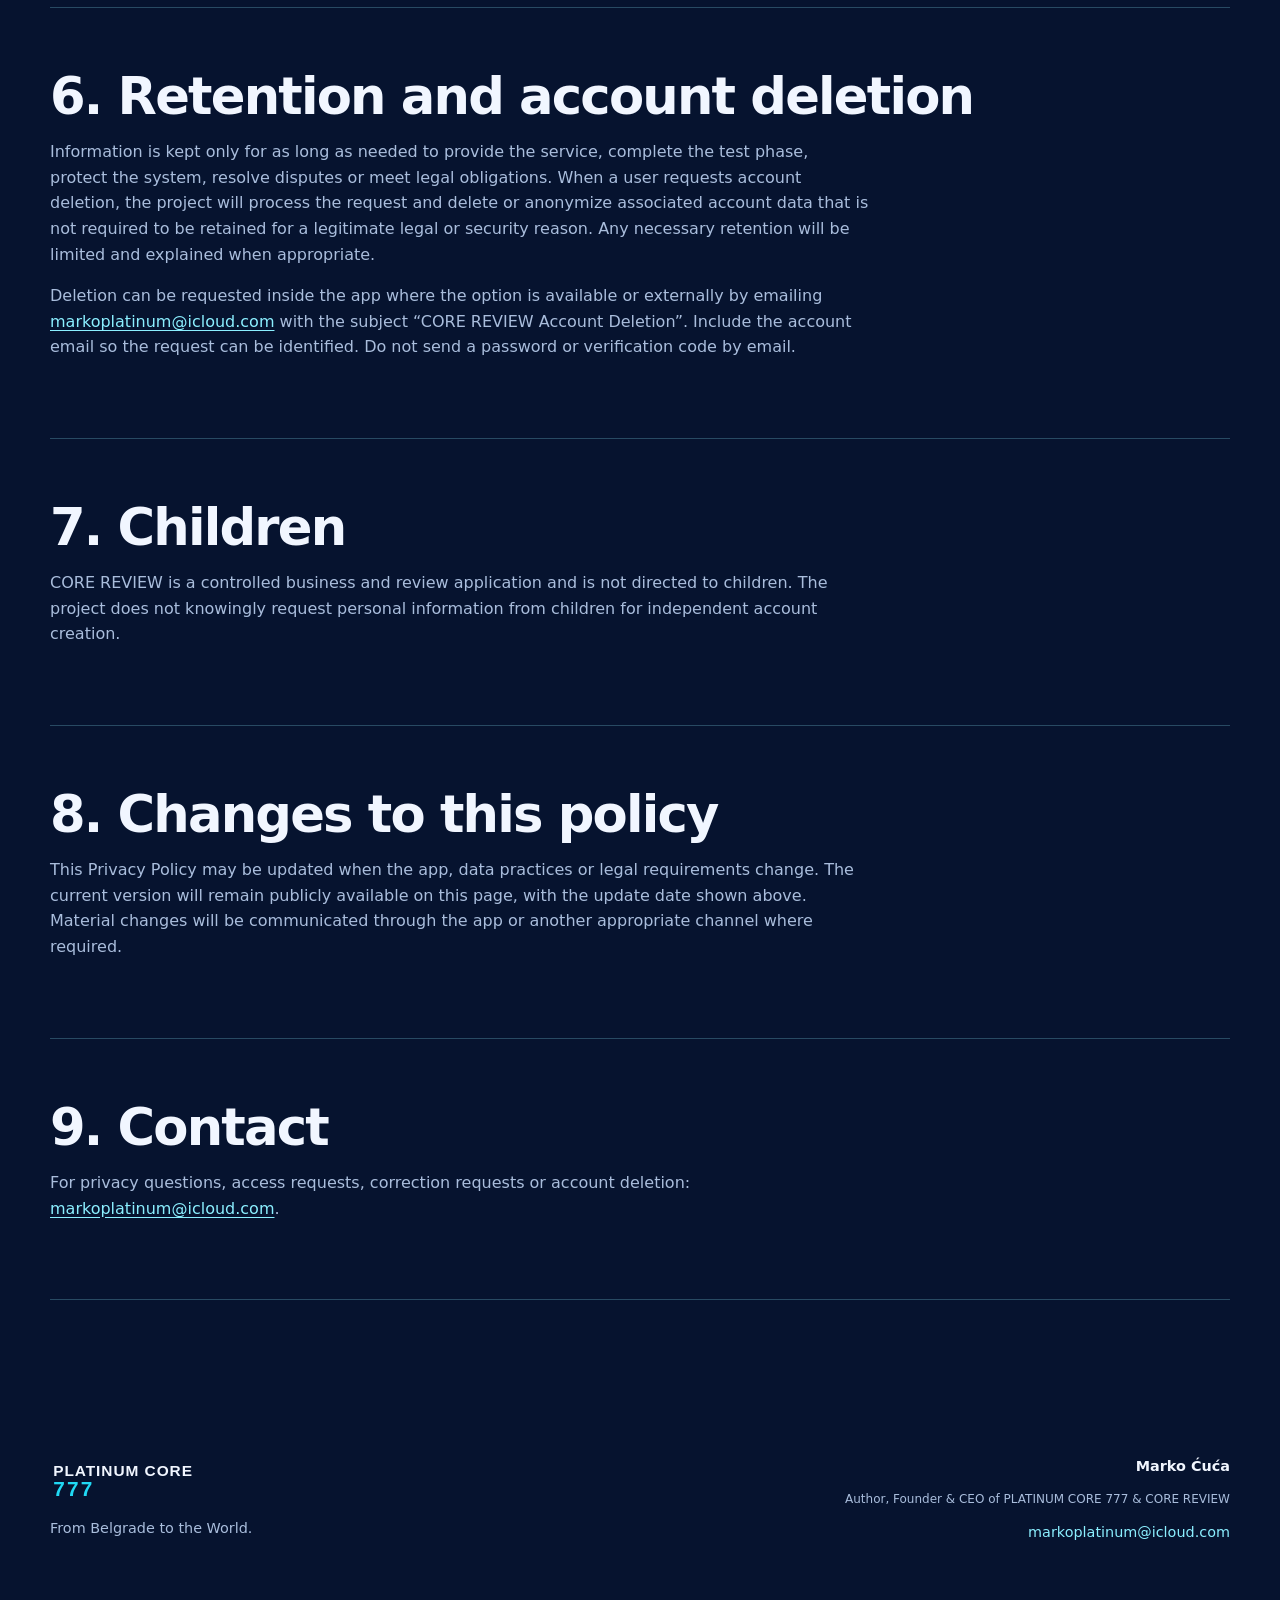
<file: privacy-policy.html>
<!doctype html>
<html lang="en">
<head>
  <meta charset="UTF-8" />
  <meta name="viewport" content="width=device-width, initial-scale=1.0" />
  <meta name="description" content="Privacy Policy for CORE REVIEW, the mobile application connected to PLATINUM CORE 777." />
  <title>Privacy Policy — CORE REVIEW | PLATINUM CORE 777</title>
  <link rel="icon" type="image/svg+xml" href="assets/platinum-core-777-logo.svg" />
  <link rel="stylesheet" href="styles.css?v=20260919-1" />
</head>
<body>
  <div class="grain" aria-hidden="true"></div>
  <header class="site-header">
    <a class="brand" href="https://platinumcore777.com/" aria-label="PLATINUM CORE 777 home"><img src="assets/platinum-core-777-logo.svg" alt="PLATINUM CORE 777" /></a>
    <nav class="nav" aria-label="Privacy navigation">
      <a href="test-phase.html">Test Phase</a>
      <a href="index.html">Journal</a>
      <a class="nav-support" href="mailto:markoplatinum@icloud.com?subject=CORE%20REVIEW%20Privacy">Contact</a>
    </nav>
  </header>

  <main class="policy-page shell">
    <section class="policy-page__hero">
      <p class="eyebrow">PLATINUM CORE 777 / CORE REVIEW</p>
      <p class="status">PRIVACY POLICY</p>
      <h1>Privacy Policy —<br /><em>CORE REVIEW.</em></h1>
      <p>This Privacy Policy explains how CORE REVIEW, the mobile application connected to PLATINUM CORE 777, handles information when people create an account, use the test version or contact the project.</p>
      <p class="policy-meta">Last updated: 19 September 2026</p>
      <div class="page-actions">
        <a class="button button-primary" href="test-phase.html">Back to Test Phase <span>↗</span></a>
        <a class="button button-ghost" href="mailto:markoplatinum@icloud.com?subject=CORE%20REVIEW%20Privacy%20Question">Ask a privacy question</a>
      </div>
    </section>

    <section class="policy-section">
      <h2>1. Who is responsible?</h2>
      <p>CORE REVIEW and PLATINUM CORE 777 are an independent project created and operated by Marko Ćuća from Belgrade, Serbia. For privacy questions, requests or complaints about the handling of personal data, contact <a class="policy-link" href="mailto:markoplatinum@icloud.com">markoplatinum@icloud.com</a>.</p>
    </section>

    <section class="policy-section">
      <h2>2. What information may be processed?</h2>
      <ul class="policy-list">
        <li><strong>Account information:</strong> email address and authentication information needed to create and secure an account.</li>
        <li><strong>Profile information:</strong> name, surname, optional phone number and other details a user chooses to provide.</li>
        <li><strong>Role and approval information:</strong> information needed to connect a user with an approved company, owner or permitted role.</li>
        <li><strong>Service activity:</strong> verified visit information, reviews, ratings, notes, messages and notifications created through the service.</li>
        <li><strong>Technical and security information:</strong> limited logs and connection information needed to operate, protect and troubleshoot the service.</li>
        <li><strong>Support communication:</strong> information included when a person contacts the project by email about testing, support, sponsorship, partnership or deletion.</li>
      </ul>
      <p>CORE REVIEW is not designed to collect more information than is necessary for its controlled business and review functions. Do not submit passwords, payment-card details or government identification numbers in reviews, notes or messages.</p>
    </section>

    <section class="policy-section">
      <h2>3. Why is information used?</h2>
      <ul class="policy-list">
        <li>To create, verify, approve and secure user accounts.</li>
        <li>To provide profile, company, role, verified-visit, review and notification features.</li>
        <li>To connect authorized users with the correct company or owner context.</li>
        <li>To detect abuse, protect the service and investigate technical problems.</li>
        <li>To communicate with a user about support, testing, deletion or a question they sent.</li>
        <li>To improve the test version and prepare more reliable releases.</li>
      </ul>
    </section>

    <section class="policy-section">
      <h2>4. Who may receive information?</h2>
      <p>Information may be shared only where needed to provide the service: with authorized owners, companies or roles connected to the relevant review context; with infrastructure and service providers that help provide authentication, hosting, database, email or security services; or when required by law or to protect the rights and safety of users and the project.</p>
      <p>Personal information is not sold. CORE REVIEW is not intended to use user data for advertising personalization.</p>
    </section>

    <section class="policy-section">
      <h2>5. How is information protected?</h2>
      <p>Access is controlled by account, role and purpose. Data is transmitted through secure connections where supported by the service infrastructure, and reasonable technical and organizational measures are used to reduce unauthorized access, alteration or disclosure. No internet service can guarantee absolute security, so users should avoid placing secrets or unnecessary sensitive information in the app.</p>
    </section>

    <section class="policy-section">
      <h2>6. Retention and account deletion</h2>
      <p>Information is kept only for as long as needed to provide the service, complete the test phase, protect the system, resolve disputes or meet legal obligations. When a user requests account deletion, the project will process the request and delete or anonymize associated account data that is not required to be retained for a legitimate legal or security reason. Any necessary retention will be limited and explained when appropriate.</p>
      <p>Deletion can be requested inside the app where the option is available or externally by emailing <a class="policy-link" href="mailto:markoplatinum@icloud.com?subject=CORE%20REVIEW%20Account%20Deletion">markoplatinum@icloud.com</a> with the subject “CORE REVIEW Account Deletion”. Include the account email so the request can be identified. Do not send a password or verification code by email.</p>
    </section>

    <section class="policy-section">
      <h2>7. Children</h2>
      <p>CORE REVIEW is a controlled business and review application and is not directed to children. The project does not knowingly request personal information from children for independent account creation.</p>
    </section>

    <section class="policy-section">
      <h2>8. Changes to this policy</h2>
      <p>This Privacy Policy may be updated when the app, data practices or legal requirements change. The current version will remain publicly available on this page, with the update date shown above. Material changes will be communicated through the app or another appropriate channel where required.</p>
    </section>

    <section class="policy-section">
      <h2>9. Contact</h2>
      <p>For privacy questions, access requests, correction requests or account deletion: <a class="policy-link" href="mailto:markoplatinum@icloud.com">markoplatinum@icloud.com</a>.</p>
    </section>
  </main>

  <footer class="footer shell">
    <div><p class="footer-brand"><img src="assets/platinum-core-777-logo.svg" alt="PLATINUM CORE 777" /></p><p>From Belgrade to the World.</p></div>
    <div class="footer-author"><strong>Marko Ćuća</strong><span>Author, Founder &amp; CEO of PLATINUM CORE 777 &amp; CORE REVIEW</span><a href="mailto:markoplatinum@icloud.com">markoplatinum@icloud.com</a></div>
  </footer>
</body>
</html>
</file>
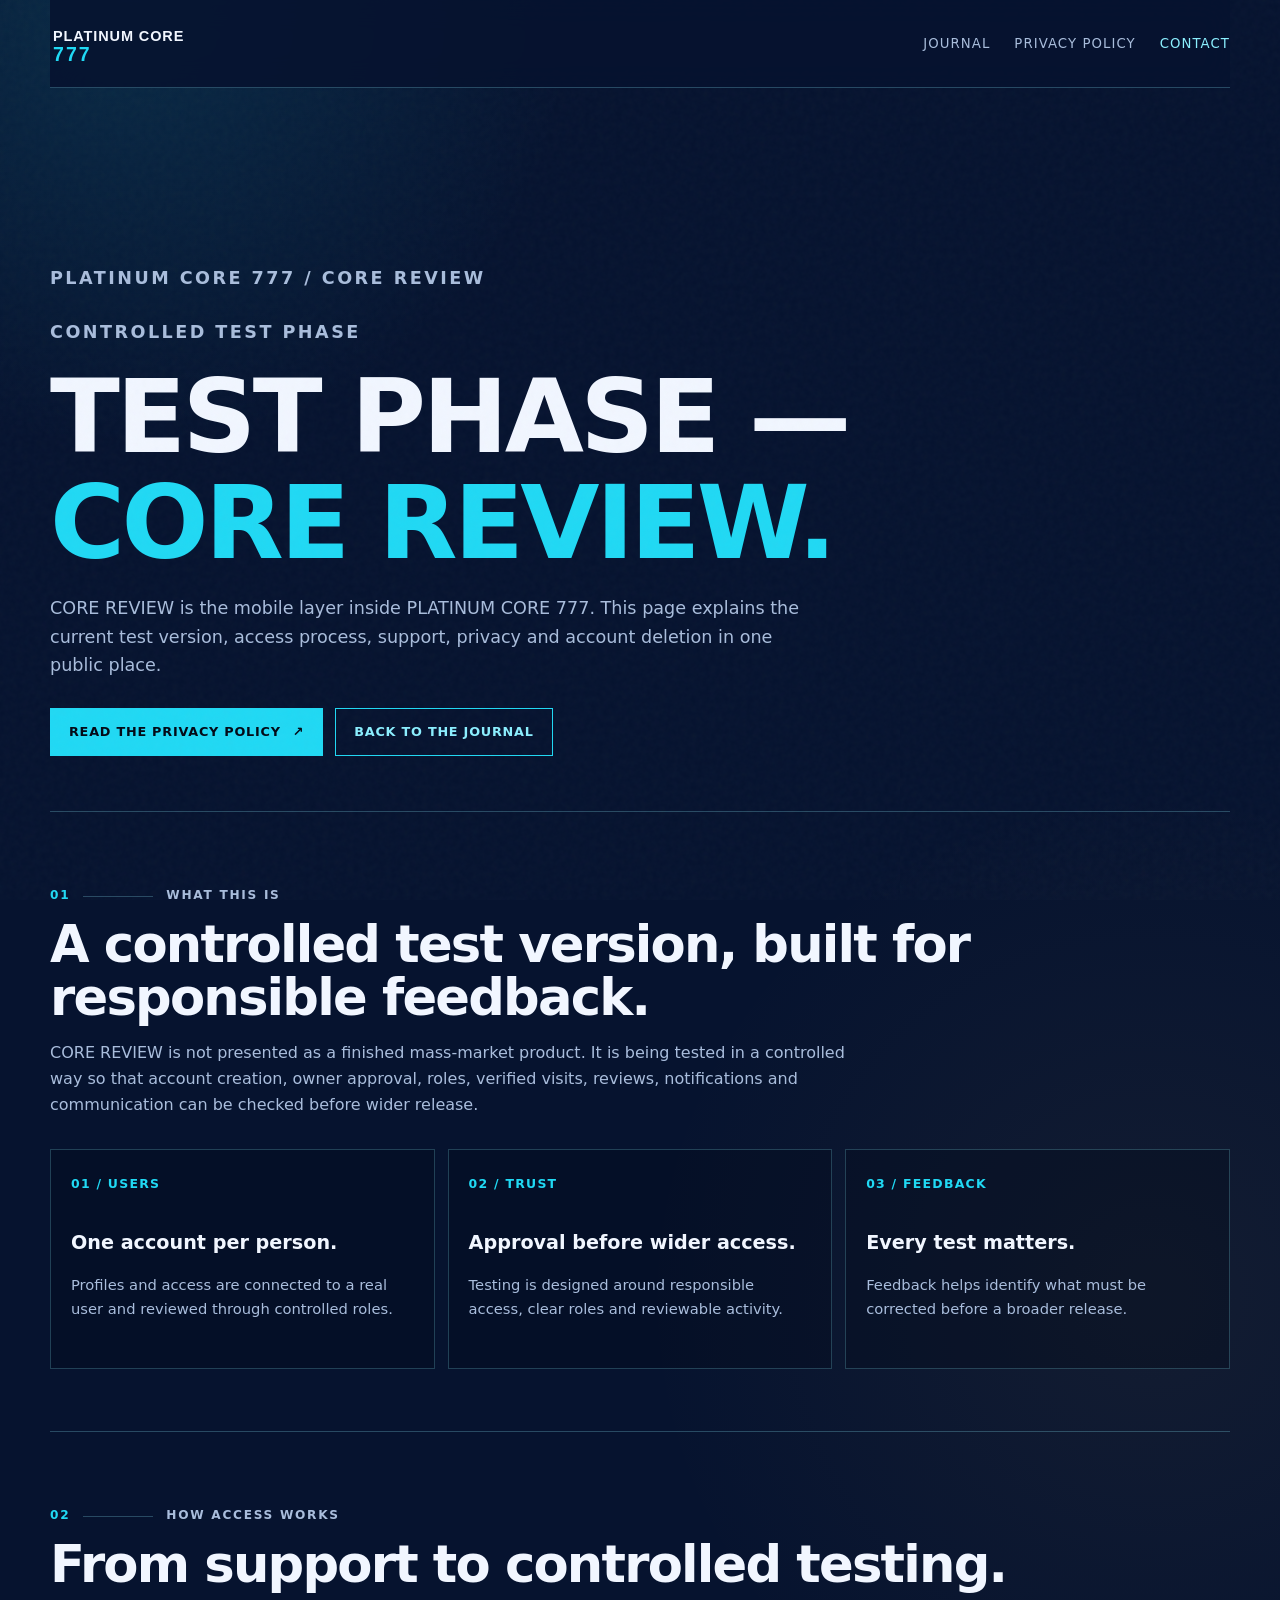
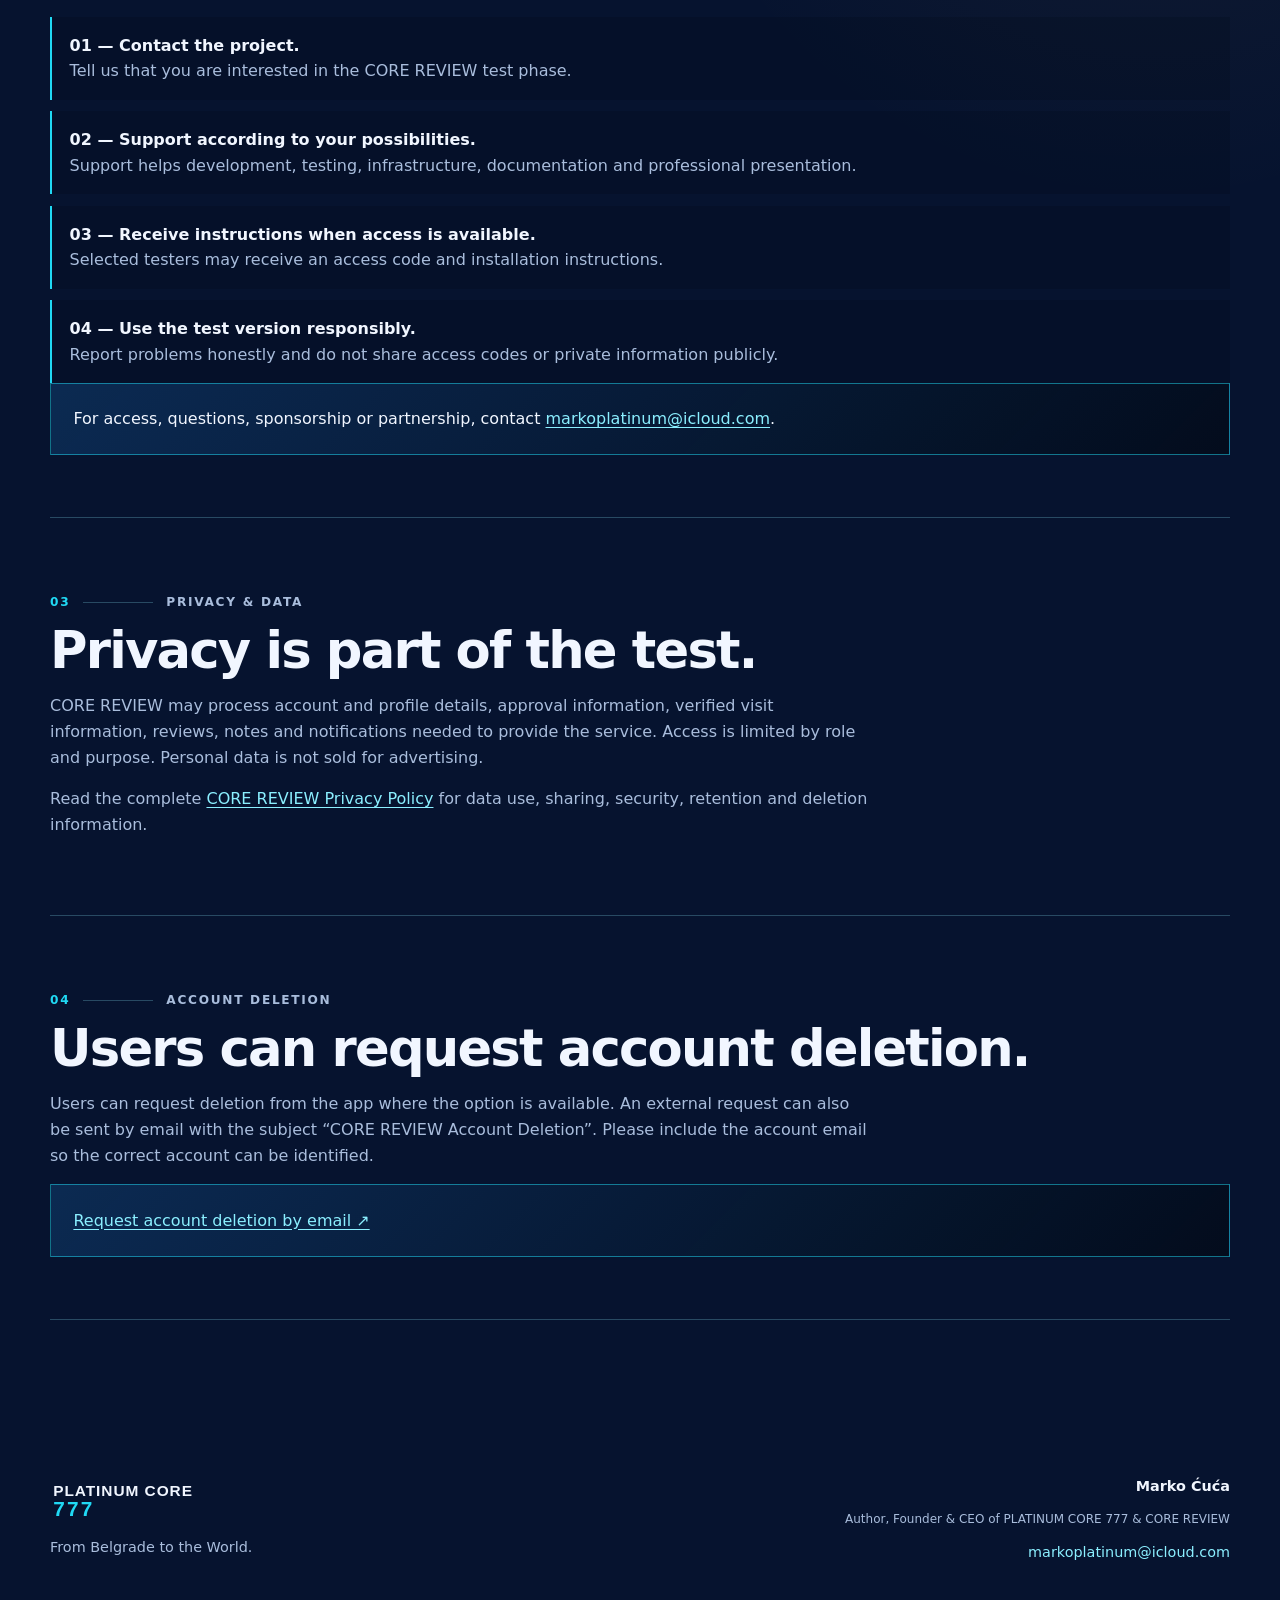
<file: test-phase.html>
<!doctype html>
<html lang="en">
<head>
  <meta charset="UTF-8" />
  <meta name="viewport" content="width=device-width, initial-scale=1.0" />
  <meta name="description" content="CORE REVIEW controlled test phase — access, support, privacy and account deletion information." />
  <title>TEST PHASE — CORE REVIEW | PLATINUM CORE 777</title>
  <link rel="icon" type="image/svg+xml" href="assets/platinum-core-777-logo.svg" />
  <link rel="stylesheet" href="styles.css?v=20260919-1" />
</head>
<body>
  <div class="grain" aria-hidden="true"></div>
  <header class="site-header">
    <a class="brand" href="https://platinumcore777.com/" aria-label="PLATINUM CORE 777 home"><img src="assets/platinum-core-777-logo.svg" alt="PLATINUM CORE 777" /></a>
    <nav class="nav" aria-label="Test phase navigation">
      <a href="index.html">Journal</a>
      <a href="privacy-policy.html">Privacy Policy</a>
      <a class="nav-support" href="mailto:markoplatinum@icloud.com?subject=CORE%20REVIEW%20Test%20Phase">Contact</a>
    </nav>
  </header>

  <main class="test-page shell">
    <section class="test-page__hero">
      <p class="eyebrow">PLATINUM CORE 777 / CORE REVIEW</p>
      <p class="status">CONTROLLED TEST PHASE</p>
      <h1>TEST PHASE —<br /><em>CORE REVIEW.</em></h1>
      <p>CORE REVIEW is the mobile layer inside PLATINUM CORE 777. This page explains the current test version, access process, support, privacy and account deletion in one public place.</p>
      <div class="page-actions">
        <a class="button button-primary" href="privacy-policy.html">Read the Privacy Policy <span>↗</span></a>
        <a class="button button-ghost" href="index.html">Back to the Journal</a>
      </div>
    </section>

    <section class="test-section">
      <p class="section-label"><span>01</span><i></i><span>WHAT THIS IS</span></p>
      <h2>A controlled test version, built for responsible feedback.</h2>
      <p>CORE REVIEW is not presented as a finished mass-market product. It is being tested in a controlled way so that account creation, owner approval, roles, verified visits, reviews, notifications and communication can be checked before wider release.</p>
      <div class="test-grid">
        <article class="test-card"><span class="policy-meta">01 / USERS</span><strong>One account per person.</strong><p>Profiles and access are connected to a real user and reviewed through controlled roles.</p></article>
        <article class="test-card"><span class="policy-meta">02 / TRUST</span><strong>Approval before wider access.</strong><p>Testing is designed around responsible access, clear roles and reviewable activity.</p></article>
        <article class="test-card"><span class="policy-meta">03 / FEEDBACK</span><strong>Every test matters.</strong><p>Feedback helps identify what must be corrected before a broader release.</p></article>
      </div>
    </section>

    <section class="test-section">
      <p class="section-label"><span>02</span><i></i><span>HOW ACCESS WORKS</span></p>
      <h2>From support to controlled testing.</h2>
      <ol class="test-steps">
        <li><strong>01 — Contact the project.</strong><br />Tell us that you are interested in the CORE REVIEW test phase.</li>
        <li><strong>02 — Support according to your possibilities.</strong><br />Support helps development, testing, infrastructure, documentation and professional presentation.</li>
        <li><strong>03 — Receive instructions when access is available.</strong><br />Selected testers may receive an access code and installation instructions.</li>
        <li><strong>04 — Use the test version responsibly.</strong><br />Report problems honestly and do not share access codes or private information publicly.</li>
      </ol>
      <div class="test-contact">
        For access, questions, sponsorship or partnership, contact <a href="mailto:markoplatinum@icloud.com?subject=CORE%20REVIEW%20Test%20Phase">markoplatinum@icloud.com</a>.
      </div>
    </section>

    <section id="privacy" class="test-section">
      <p class="section-label"><span>03</span><i></i><span>PRIVACY &amp; DATA</span></p>
      <h2>Privacy is part of the test.</h2>
      <p>CORE REVIEW may process account and profile details, approval information, verified visit information, reviews, notes and notifications needed to provide the service. Access is limited by role and purpose. Personal data is not sold for advertising.</p>
      <p>Read the complete <a class="policy-link" href="privacy-policy.html">CORE REVIEW Privacy Policy</a> for data use, sharing, security, retention and deletion information.</p>
    </section>

    <section id="deletion" class="test-section">
      <p class="section-label"><span>04</span><i></i><span>ACCOUNT DELETION</span></p>
      <h2>Users can request account deletion.</h2>
      <p>Users can request deletion from the app where the option is available. An external request can also be sent by email with the subject “CORE REVIEW Account Deletion”. Please include the account email so the correct account can be identified.</p>
      <div class="test-contact"><a href="mailto:markoplatinum@icloud.com?subject=CORE%20REVIEW%20Account%20Deletion">Request account deletion by email ↗</a></div>
    </section>
  </main>

  <footer class="footer shell">
    <div><p class="footer-brand"><img src="assets/platinum-core-777-logo.svg" alt="PLATINUM CORE 777" /></p><p>From Belgrade to the World.</p></div>
    <div class="footer-author"><strong>Marko Ćuća</strong><span>Author, Founder &amp; CEO of PLATINUM CORE 777 &amp; CORE REVIEW</span><a href="mailto:markoplatinum@icloud.com">markoplatinum@icloud.com</a></div>
  </footer>
</body>
</html>
</file>
<file: styles.css>
:root {
  --navy: #06132f;
  --navy-deep: #020916;
  --panel: #0b2149;
  --panel-soft: #0d2854;
  --cyan: #20d9f4;
  --cyan-soft: #8befff;
  --text: #f1f6ff;
  --muted: #a9bddc;
  --line: rgba(139, 239, 255, 0.25);
  --pink: #f06cff;
}

* { box-sizing: border-box; }
html { scroll-behavior: smooth; }
body { margin: 0; color: var(--text); background: var(--navy); font-family: Inter, ui-sans-serif, system-ui, -apple-system, BlinkMacSystemFont, "Segoe UI", sans-serif; line-height: 1.6; }
a { color: inherit; text-decoration: none; }
.grain { position: fixed; inset: 0; pointer-events: none; opacity: .06; background-image: url("data:image/svg+xml,%3Csvg viewBox='0 0 180 180' xmlns='http://www.w3.org/2000/svg'%3E%3Cfilter id='n'%3E%3CfeTurbulence type='fractalNoise' baseFrequency='.8' numOctaves='3' stitchTiles='stitch'/%3E%3C/filter%3E%3Crect width='100%25' height='100%25' filter='url(%23n)' opacity='.5'/%3E%3C/svg%3E"); }
.shell { width: min(1180px, calc(100% - 56px)); margin: 0 auto; }
.site-header { width: min(1180px, calc(100% - 56px)); margin: 0 auto; min-height: 88px; display: flex; align-items: center; gap: 28px; border-bottom: 1px solid var(--line); }
.brand { display: grid; line-height: .95; font-size: 1rem; letter-spacing: .08em; font-weight: 800; min-width: 190px; }
.brand strong { color: var(--cyan); font-size: 1.45rem; letter-spacing: .12em; }
.nav { display: flex; align-items: center; gap: 24px; margin-left: auto; color: var(--muted); font-size: .83rem; text-transform: uppercase; letter-spacing: .08em; }
.nav a:hover, .footer a:hover, .article-card a:hover { color: var(--cyan); }
.nav-support { color: var(--cyan-soft); }
.language-switch { display: flex; align-items: center; gap: 8px; color: var(--muted); font-size: .8rem; margin-left: 8px; }
.lang { border: 0; background: transparent; color: var(--muted); cursor: pointer; padding: 4px; font: inherit; }
.lang.is-active { color: var(--cyan); font-weight: 700; }
.hero { padding: 120px 0 132px; border-bottom: 1px solid var(--line); }
.eyebrow, .status, .kicker, .card-number, .section-label { font-size: .76rem; letter-spacing: .14em; text-transform: uppercase; color: var(--cyan); font-weight: 700; }
.status { color: var(--muted); margin-top: 26px; }
h1, h2, h3 { line-height: 1.04; margin: 0; letter-spacing: -.035em; }
h1 { font-size: clamp(3.5rem, 9vw, 7.7rem); max-width: 850px; margin-top: 18px; }
h1 em { color: var(--cyan); font-style: normal; }
.hero-copy { max-width: 610px; color: var(--muted); font-size: 1.16rem; margin: 32px 0 0; }
.hero-actions { display: flex; flex-wrap: wrap; gap: 14px; margin-top: 36px; }
.button { display: inline-flex; align-items: center; gap: 12px; padding: 13px 18px; border: 1px solid var(--cyan); font-size: .8rem; font-weight: 800; letter-spacing: .06em; text-transform: uppercase; transition: .2s ease; }
.button-primary { color: var(--navy-deep); background: var(--cyan); }
.button-primary:hover { background: var(--cyan-soft); }
.button-ghost { color: var(--cyan-soft); }
.button-ghost:hover { background: rgba(32, 217, 244, .1); }
.section-label { display: flex; align-items: center; gap: 13px; color: var(--muted); }
.section-label span:first-child { color: var(--cyan); }
.section-label i { display: block; width: 70px; height: 1px; background: var(--line); }
.feature, .journal, .accountability, .faq, .support { padding: 108px 0; border-bottom: 1px solid var(--line); }
.feature-grid, .accountability-grid { display: grid; grid-template-columns: minmax(280px, .9fr) minmax(320px, 1.1fr); gap: 80px; margin-top: 48px; }
.kicker { margin: 0 0 18px; }
h2 { font-size: clamp(2.4rem, 5.4vw, 5.2rem); }
.feature-copy, .accountability-copy { color: var(--muted); font-size: 1.05rem; }
.feature-copy p:first-child, .accountability-copy p:first-child { color: var(--text); font-size: 1.18rem; }
.feature-quote { border-left: 3px solid var(--cyan); color: var(--cyan-soft); max-width: 850px; margin-top: 68px; padding: 10px 0 10px 24px; font-size: 1.45rem; line-height: 1.3; }
.section-heading { max-width: 700px; }
.section-heading h2 { margin-top: 32px; }
.section-heading p { color: var(--muted); font-size: 1.08rem; margin-top: 22px; }
.article-grid { display: grid; grid-template-columns: repeat(2, 1fr); gap: 16px; margin-top: 52px; }
.article-card { min-height: 260px; padding: 28px; background: var(--panel); border: 1px solid transparent; display: flex; flex-direction: column; }
.article-card:hover { border-color: var(--line); }
.article-card-featured { background: linear-gradient(135deg, #0d315c, #0b2149); }
.card-number { color: var(--cyan); margin: 0 0 32px; }
.article-card h3 { font-size: clamp(1.65rem, 3vw, 2.6rem); max-width: 500px; }
.article-card p:not(.card-number) { color: var(--muted); max-width: 520px; }
.article-card a { color: var(--cyan-soft); margin-top: auto; font-size: .85rem; text-transform: uppercase; letter-spacing: .08em; }
.accountability { background: rgba(1, 8, 22, .2); }
.accountability-copy strong { color: var(--cyan); font-size: .95rem; letter-spacing: .04em; }
.faq-list { max-width: 900px; margin: 48px auto 0; }
details { border-top: 1px solid var(--line); padding: 22px 0; }
details:last-child { border-bottom: 1px solid var(--line); }
summary { cursor: pointer; font-size: 1.35rem; font-weight: 700; list-style: none; display: flex; justify-content: space-between; gap: 24px; }
summary::after { content: "+"; color: var(--cyan); }
details[open] summary::after { content: "−"; }
details p { color: var(--muted); max-width: 720px; margin-bottom: 0; }
.support-panel { padding: 58px; background: linear-gradient(135deg, #0d315c, #0a1f43); border: 1px solid var(--line); }
.support-panel h2 { max-width: 720px; margin: 28px 0 20px; }
.support-panel p { color: var(--muted); max-width: 600px; }
.footer { display: flex; justify-content: space-between; gap: 32px; padding: 45px 0 70px; color: var(--muted); font-size: .9rem; }
.footer-brand { color: var(--text); letter-spacing: .12em; font-weight: 800; }
.footer-author { display: grid; gap: 2px; text-align: right; }
.footer-author strong { color: var(--text); }
.footer-author span { font-size: .75rem; }
.footer-author a { color: var(--cyan-soft); }

@media (max-width: 800px) {
  .shell, .site-header { width: min(100% - 32px, 680px); }
  .site-header { flex-wrap: wrap; padding: 20px 0; gap: 16px; }
  .nav { order: 3; width: 100%; margin-left: 0; overflow-x: auto; gap: 18px; }
  .language-switch { margin-left: auto; }
  .hero { padding: 80px 0 92px; }
  .feature-grid, .accountability-grid { grid-template-columns: 1fr; gap: 30px; }
  .article-grid { grid-template-columns: 1fr; }
  .support-panel { padding: 30px 24px; }
  .footer { display: grid; }
  .footer-author { text-align: left; }
}

/* Editorial refinement */
:root {
  --gold: #e6b65a;
  --gold-soft: #ffe0a1;
}
body {
  background:
    radial-gradient(circle at 10% 0%, rgba(32, 217, 244, .12), transparent 28rem),
    radial-gradient(circle at 90% 40%, rgba(230, 182, 90, .06), transparent 32rem),
    var(--navy);
}
.site-header {
  position: sticky;
  top: 0;
  z-index: 10;
  background: rgba(6, 19, 47, .88);
  backdrop-filter: blur(14px);
}
.hero {
  position: relative;
  overflow: hidden;
}
.hero::after {
  content: "";
  position: absolute;
  width: 28rem;
  height: 28rem;
  right: -10rem;
  top: 5rem;
  border: 1px solid rgba(32, 217, 244, .12);
  border-radius: 50%;
  box-shadow: 0 0 0 2rem rgba(32, 217, 244, .025), 0 0 0 4rem rgba(32, 217, 244, .018);
  pointer-events: none;
}
.hero-facts {
  display: flex;
  flex-wrap: wrap;
  gap: .6rem;
  margin-top: 2rem;
  color: var(--gold-soft);
  font-size: .66rem;
  font-weight: 700;
  letter-spacing: .16em;
}
.hero-facts span {
  padding: .55rem .7rem;
  border: 1px solid rgba(230, 182, 90, .28);
  background: rgba(230, 182, 90, .05);
}
.principles-grid {
  display: grid;
  grid-template-columns: repeat(3, minmax(0, 1fr));
  gap: .8rem;
  margin-top: 2.6rem;
}
.principle-card {
  min-height: 170px;
  padding: 1.2rem;
  border: 1px solid rgba(139, 239, 255, .18);
  background: linear-gradient(145deg, rgba(13, 40, 84, .9), rgba(6, 19, 47, .72));
}
.principle-card > span {
  display: block;
  margin-bottom: 1.3rem;
  color: var(--cyan);
  font-size: .7rem;
  letter-spacing: .14em;
}
.principle-card strong {
  display: block;
  color: var(--gold-soft);
  font-size: .82rem;
  letter-spacing: .14em;
}
.principle-card p {
  margin: .65rem 0 0;
  color: var(--muted);
  font-size: .88rem;
  line-height: 1.5;
}
.article-grid {
  grid-template-columns: repeat(3, minmax(0, 1fr));
}
.article-card {
  position: relative;
  overflow: hidden;
  min-height: 310px;
  border-color: rgba(139, 239, 255, .12);
  transition: transform .25s ease, border-color .25s ease, background .25s ease;
}
.article-card::before {
  content: "";
  position: absolute;
  inset: 0 0 auto;
  height: 2px;
  background: linear-gradient(90deg, var(--cyan), transparent);
  opacity: .55;
}
.article-card:hover {
  transform: translateY(-5px);
  border-color: rgba(32, 217, 244, .6);
  background: var(--panel-soft);
}
.article-card-featured {
  grid-column: span 2;
  min-height: 350px;
  background: linear-gradient(135deg, rgba(13, 49, 92, .98), rgba(11, 33, 73, .96));
}
.article-card h3 {
  line-height: 1.08;
}
.accountability {
  background:
    linear-gradient(90deg, rgba(6, 19, 47, .96), rgba(11, 33, 73, .48)),
    radial-gradient(circle at 85% 20%, rgba(32, 217, 244, .12), transparent 24rem);
}
.accountability-copy p {
  max-width: 700px;
}
.support-panel {
  position: relative;
  overflow: hidden;
}
.support-panel::after {
  content: "777";
  position: absolute;
  right: 2rem;
  bottom: -2.7rem;
  color: rgba(32, 217, 244, .07);
  font-size: 13rem;
  font-weight: 900;
  line-height: 1;
  pointer-events: none;
}
.support-grid {
  position: relative;
  z-index: 1;
  display: grid;
  grid-template-columns: repeat(3, minmax(0, 1fr));
  gap: .75rem;
  margin: 2rem 0;
}
.support-point {
  padding: 1rem;
  border: 1px solid rgba(139, 239, 255, .18);
  background: rgba(2, 9, 22, .3);
}
.support-point span {
  display: block;
  margin-bottom: .8rem;
  color: var(--cyan);
  font-size: .7rem;
  letter-spacing: .14em;
}
.support-point strong {
  display: block;
  color: var(--gold-soft);
  font-size: .78rem;
  letter-spacing: .12em;
}
.support-point p {
  margin: .55rem 0 0;
  color: var(--muted);
  font-size: .82rem;
  line-height: 1.45;
}
.support-panel .button {
  position: relative;
  z-index: 1;
}
@media (max-width: 1050px) {
  .article-grid { grid-template-columns: repeat(2, minmax(0, 1fr)); }
  .article-card-featured { grid-column: span 2; }
}
@media (max-width: 800px) {
  .principles-grid, .support-grid { grid-template-columns: 1fr; }
  .article-grid { grid-template-columns: 1fr; }
  .article-card-featured { grid-column: auto; }
  .hero::after { right: -18rem; }
  .hero-facts { line-height: 1.3; }
}


/* Mobile polish */
body { overflow-x: hidden; }
@media (max-width: 800px) {
  .nav { -webkit-overflow-scrolling: touch; scrollbar-width: thin; padding-bottom: 3px; }
  .nav::-webkit-scrollbar { height: 3px; }
  .nav::-webkit-scrollbar-thumb { background: rgba(32, 217, 244, .45); }
}


/* PLATINUM CORE 777 brand mark */
.brand {
  display: flex;
  align-items: center;
  min-width: 190px;
  height: 52px;
}
.brand img {
  display: block;
  width: 154px;
  height: auto;
}
.footer-brand {
  margin: 0 0 .4rem;
}
.footer-brand img {
  display: block;
  width: 164px;
  height: auto;
}
@media (max-width: 800px) {
  .brand { min-width: 150px; }
  .brand img { width: 138px; }
}


/* Core Review test-version callout */
.hero-core-card {
  position: absolute;
  z-index: 1;
  top: 8.5rem;
  right: 0;
  width: min(310px, 28%);
  min-height: 300px;
  padding: 1.35rem;
  display: flex;
  flex-direction: column;
  justify-content: flex-end;
  gap: .85rem;
  border: 1px solid rgba(32, 217, 244, .55);
  background:
    linear-gradient(145deg, rgba(13, 49, 92, .96), rgba(2, 9, 22, .94)),
    radial-gradient(circle at 85% 15%, rgba(32, 217, 244, .22), transparent 12rem);
  box-shadow: 0 18px 45px rgba(0, 0, 0, .25);
  transition: transform .2s ease, border-color .2s ease;
}
.hero-core-card::before {
  content: "CORE";
  position: absolute;
  top: .65rem;
  right: .9rem;
  color: rgba(32, 217, 244, .18);
  font-size: 3.8rem;
  font-weight: 900;
  line-height: 1;
}
.hero-core-card:hover {
  transform: translateY(-4px);
  border-color: var(--cyan);
}
.hero-core-card__eyebrow,
.hero-core-card__link {
  color: var(--cyan);
  font-size: .68rem;
  font-weight: 800;
  letter-spacing: .12em;
  text-transform: uppercase;
}
.hero-core-card strong {
  max-width: 220px;
  color: var(--text);
  font-size: 1.45rem;
  line-height: 1.08;
}
.hero-core-card__copy {
  color: var(--muted);
  font-size: .88rem;
  line-height: 1.5;
}
.hero-core-card__link {
  color: var(--cyan-soft);
}
@media (max-width: 1000px) {
  .hero-core-card { width: min(310px, 30%); }
}
@media (max-width: 800px) {
  .hero-core-card {
    position: relative;
    top: auto;
    right: auto;
    width: 100%;
    min-height: 0;
    margin-top: 2rem;
  }
}

/* Journal expansion */
.journal-update-card {
  margin-top: 2rem;
  padding: 1.45rem;
  border: 1px solid rgba(32, 217, 244, .42);
  background: linear-gradient(135deg, rgba(13, 40, 84, .9), rgba(2, 9, 22, .78));
}
.journal-update-card__top {
  display: flex;
  align-items: center;
  justify-content: space-between;
  gap: 1rem;
  flex-wrap: wrap;
}
.journal-update-card__label,
.journal-update-card__date {
  color: var(--cyan);
  font-size: .72rem;
  font-weight: 800;
  letter-spacing: .14em;
}
.journal-update-card__status {
  padding: .35rem .55rem;
  border: 1px solid rgba(32, 217, 244, .38);
  color: var(--cyan-soft);
  font-size: .68rem;
  font-weight: 800;
  letter-spacing: .08em;
}
.journal-update-card__date { margin: 1.15rem 0 .55rem; color: var(--muted); }
.journal-update-card h2 { max-width: 720px; font-size: clamp(2rem, 4vw, 3.7rem); }
.journal-update-card > p:last-child { max-width: 780px; margin: 1rem 0 0; color: var(--muted); }

.system-map {
  margin-top: 5rem;
  padding-top: 3.5rem;
  border-top: 1px solid var(--line);
}
.system-map__heading { max-width: 760px; }
.system-map__heading h3,
.development-log__heading h3 { margin-top: .5rem; font-size: clamp(2rem, 4vw, 3.7rem); }
.system-map__heading > p:last-child,
.development-log__heading > p:last-child { max-width: 680px; margin: 1rem 0 0; color: var(--muted); }
.system-map__grid {
  display: grid;
  grid-template-columns: repeat(3, minmax(0, 1fr));
  gap: .8rem;
  margin-top: 2rem;
}
.system-layer {
  min-height: 210px;
  padding: 1.2rem;
  border: 1px solid rgba(139, 239, 255, .2);
  background: rgba(2, 9, 22, .3);
}
.system-layer--core { border-color: rgba(32, 217, 244, .65); background: rgba(13, 49, 92, .42); }
.system-layer > span,
.log-entry__number {
  display: block;
  color: var(--cyan);
  font-size: .72rem;
  font-weight: 800;
  letter-spacing: .14em;
}
.system-layer strong { display: block; margin-top: 2.4rem; color: var(--text); font-size: .86rem; letter-spacing: .08em; }
.system-layer p { margin: .7rem 0 0; color: var(--muted); font-size: .9rem; line-height: 1.5; }

.development-log {
  margin-top: 5rem;
  padding-top: 3.5rem;
  border-top: 1px solid var(--line);
}
.development-log__heading { max-width: 780px; }
.development-log__list { margin-top: 2.2rem; border-top: 1px solid rgba(139, 239, 255, .2); }
.log-entry {
  display: grid;
  grid-template-columns: 70px 1fr;
  gap: 1rem;
  padding: 1.25rem 0;
  border-bottom: 1px solid rgba(139, 239, 255, .15);
}
.log-entry__number { padding-top: .2rem; font-size: 1rem; }
.log-entry__label { margin: 0 0 .25rem; color: var(--cyan); font-size: .68rem; font-weight: 800; letter-spacing: .13em; }
.log-entry h4 { margin: 0; color: var(--text); font-size: 1.35rem; line-height: 1.15; }
.log-entry > div > p:last-child { max-width: 760px; margin: .45rem 0 0; color: var(--muted); }

.support-transparency {
  max-width: 760px;
  margin: 2.5rem 0 0;
  padding: 1rem 1.1rem;
  border-left: 2px solid var(--cyan);
  background: rgba(2, 9, 22, .24);
}
.support-transparency__label { color: var(--cyan); font-size: .7rem; font-weight: 800; letter-spacing: .13em; }
.support-transparency p { margin: .45rem 0 0; color: var(--muted); }

.test-page,
.policy-page { padding: 88px 0 110px; }
.test-page__hero,
.policy-page__hero { padding: 70px 0 55px; border-bottom: 1px solid var(--line); }
.test-page__hero h1,
.policy-page__hero h1 { max-width: 900px; font-size: clamp(3rem, 8vw, 7rem); }
.test-page__hero p,
.policy-page__hero p { max-width: 760px; color: var(--muted); font-size: 1.1rem; }
.page-actions { display: flex; flex-wrap: wrap; gap: .75rem; margin-top: 1.8rem; }
.test-section,
.policy-section { padding: 62px 0; border-bottom: 1px solid var(--line); }
.test-section h2,
.policy-section h2 { margin-bottom: 1rem; font-size: clamp(2rem, 4vw, 3.8rem); }
.test-section > p,
.policy-section > p { max-width: 820px; color: var(--muted); }
.test-grid {
  display: grid;
  grid-template-columns: repeat(3, minmax(0, 1fr));
  gap: .8rem;
  margin-top: 2rem;
}
.test-card {
  min-height: 220px;
  padding: 1.25rem;
  border: 1px solid rgba(139, 239, 255, .22);
  background: rgba(2, 9, 22, .3);
}
.test-card strong { display: block; margin-top: 2rem; color: var(--text); font-size: 1.2rem; }
.test-card p { color: var(--muted); font-size: .92rem; }
.test-steps,
.policy-list { display: grid; gap: .7rem; margin: 1.6rem 0 0; padding: 0; list-style: none; }
.test-steps li,
.policy-list li { padding: 1rem 1.1rem; border-left: 2px solid var(--cyan); background: rgba(2, 9, 22, .24); color: var(--muted); }
.test-steps strong,
.policy-list strong { color: var(--text); }
.test-contact {
  padding: 1.4rem;
  border: 1px solid rgba(32, 217, 244, .5);
  background: linear-gradient(135deg, rgba(13, 49, 92, .78), rgba(2, 9, 22, .75));
}
.test-contact a,
.policy-link { color: var(--cyan-soft); text-decoration: underline; text-underline-offset: 3px; }
.policy-section h3 { margin: 2rem 0 .55rem; color: var(--text); font-size: 1.35rem; }
.policy-section p { max-width: 820px; color: var(--muted); }
.policy-meta { color: var(--cyan); font-size: .78rem; font-weight: 800; letter-spacing: .1em; text-transform: uppercase; }
@media (max-width: 800px) {
  .system-map__grid,
  .test-grid { grid-template-columns: 1fr; }
  .journal-update-card h2 { font-size: 2.2rem; }
  .log-entry { grid-template-columns: 48px 1fr; }
}
</file>
